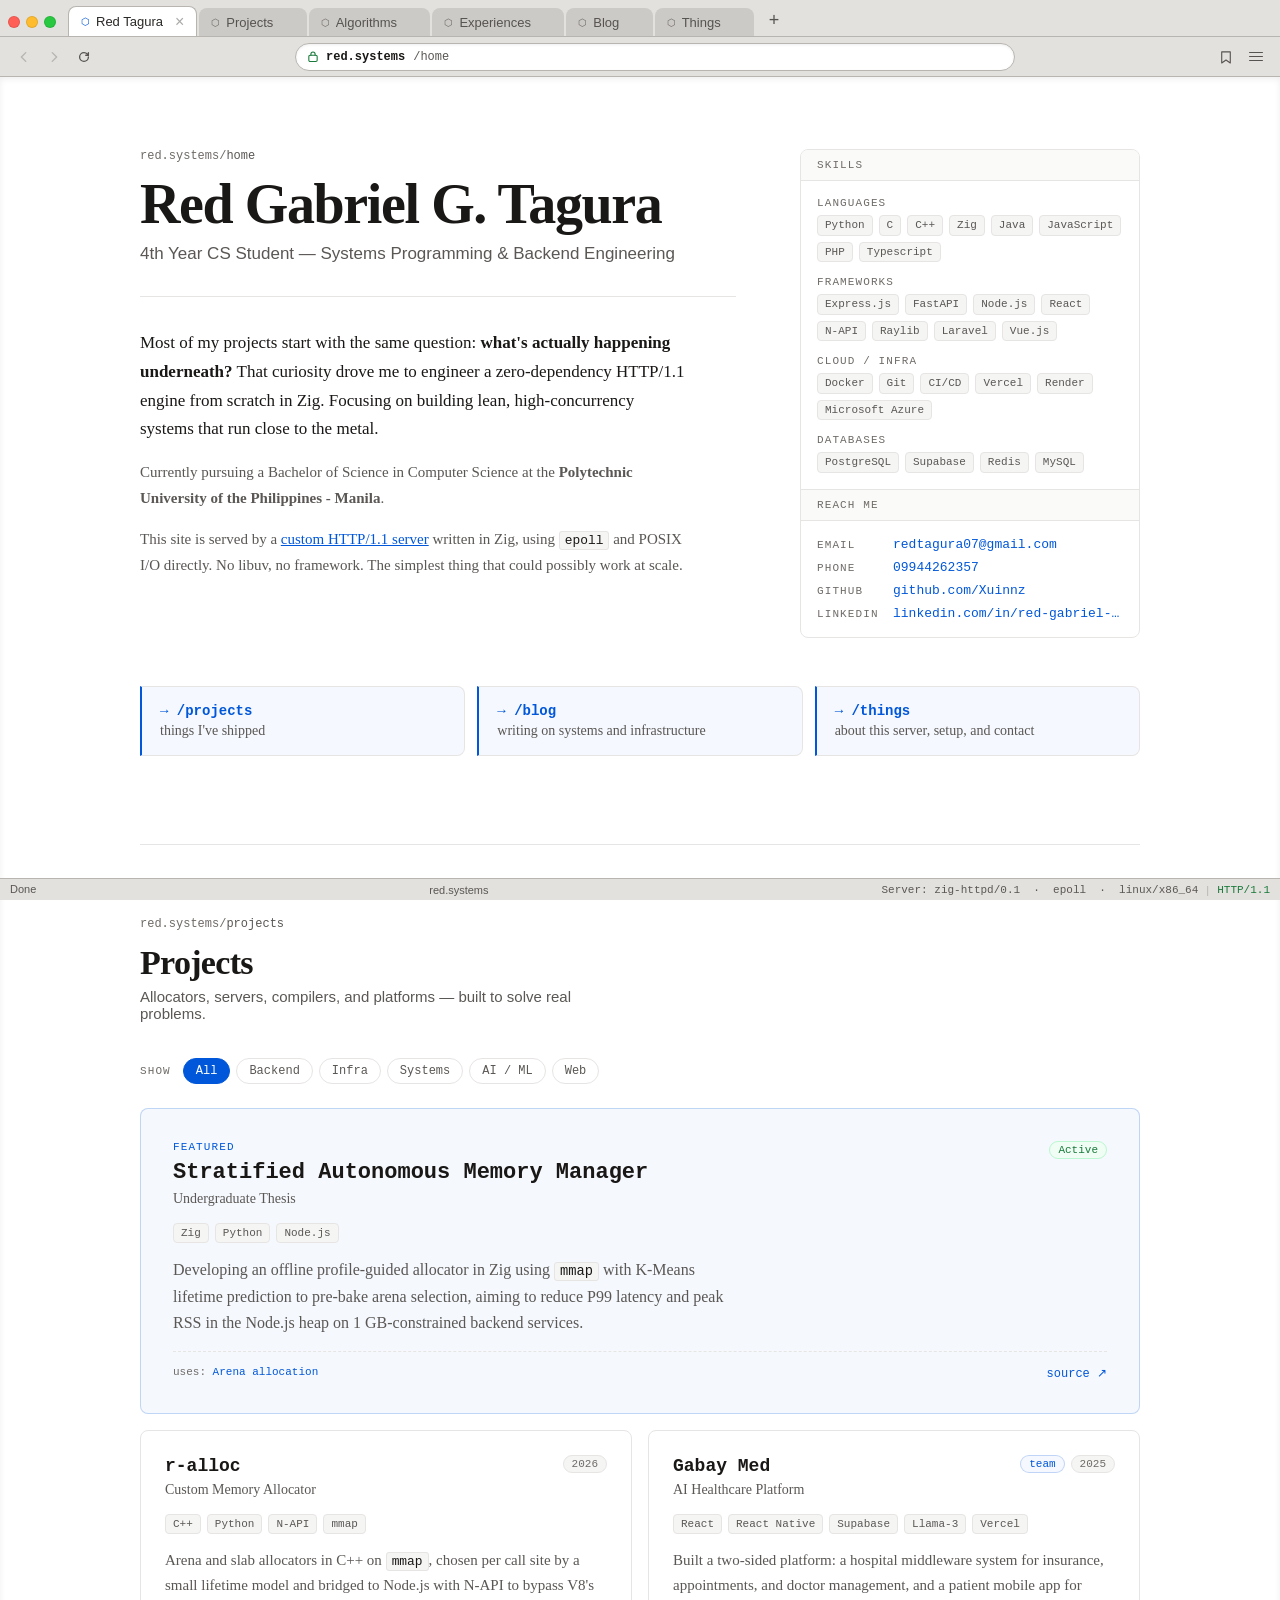
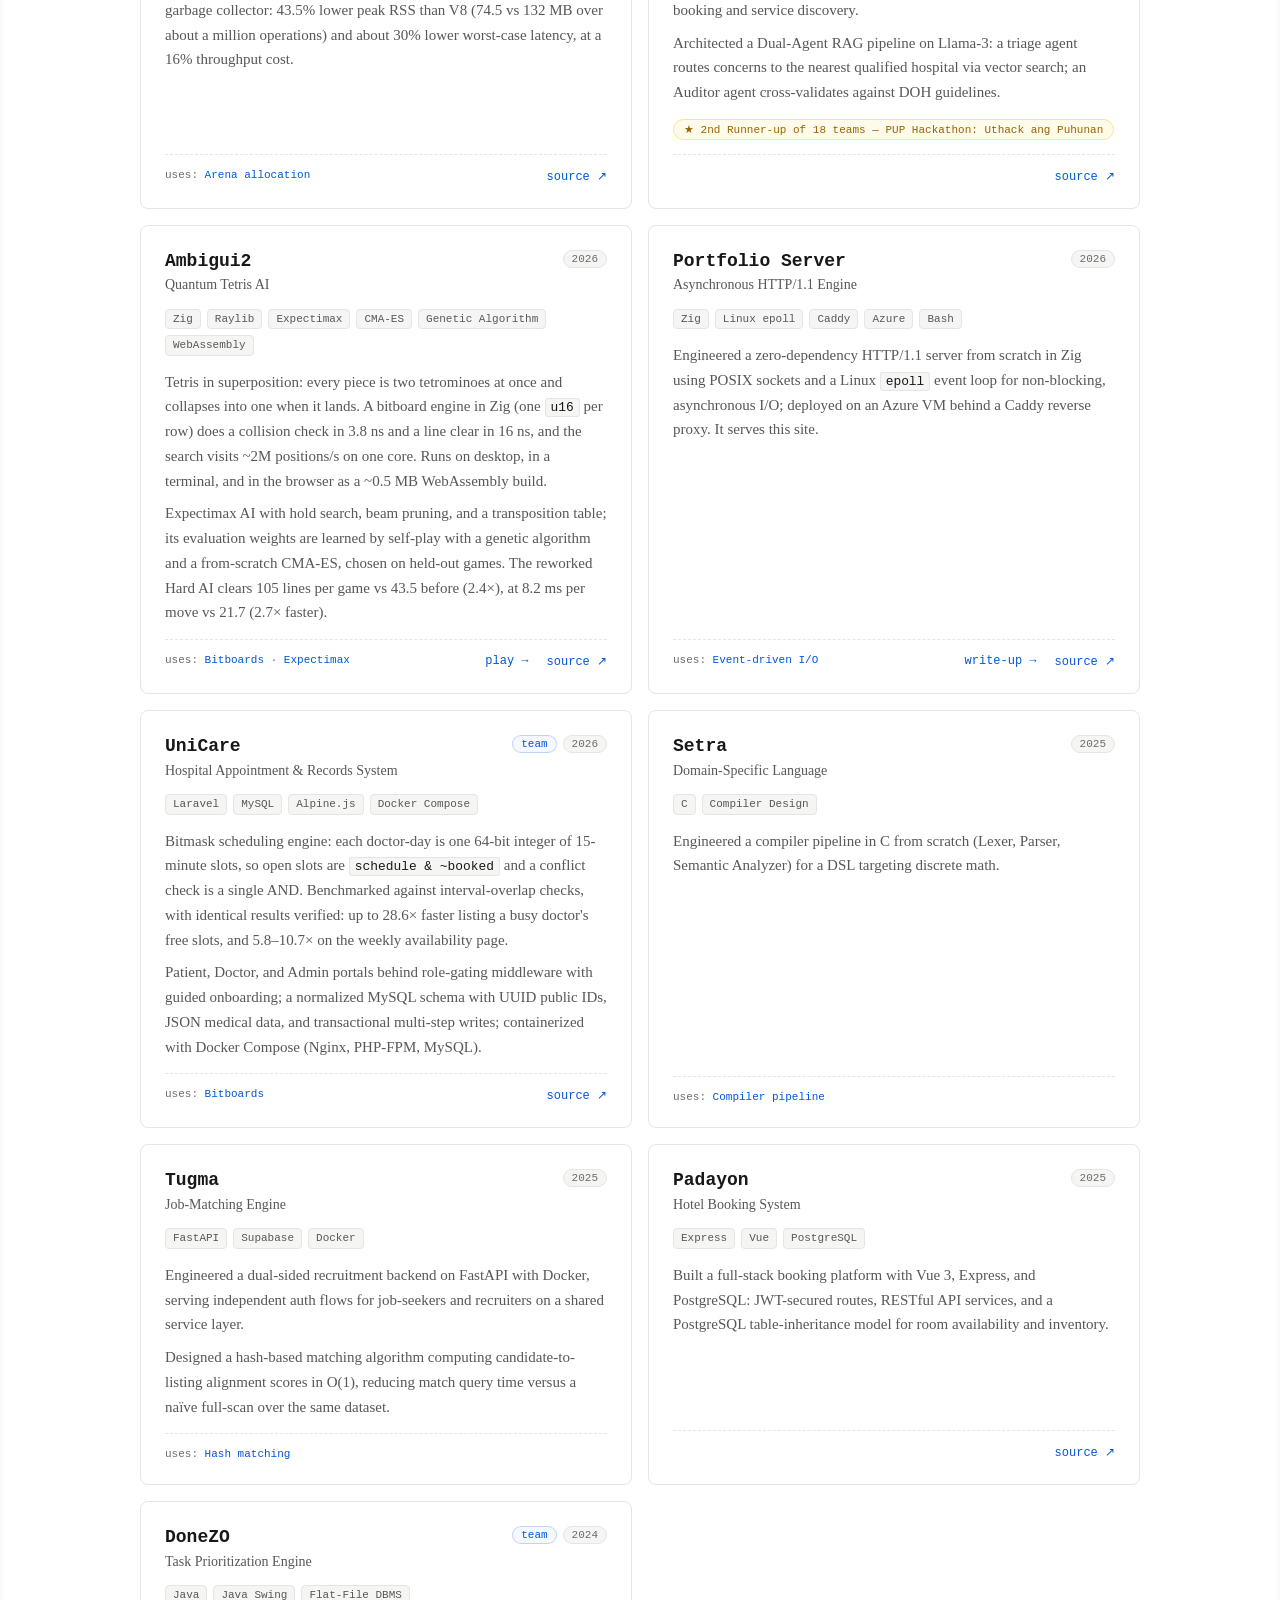
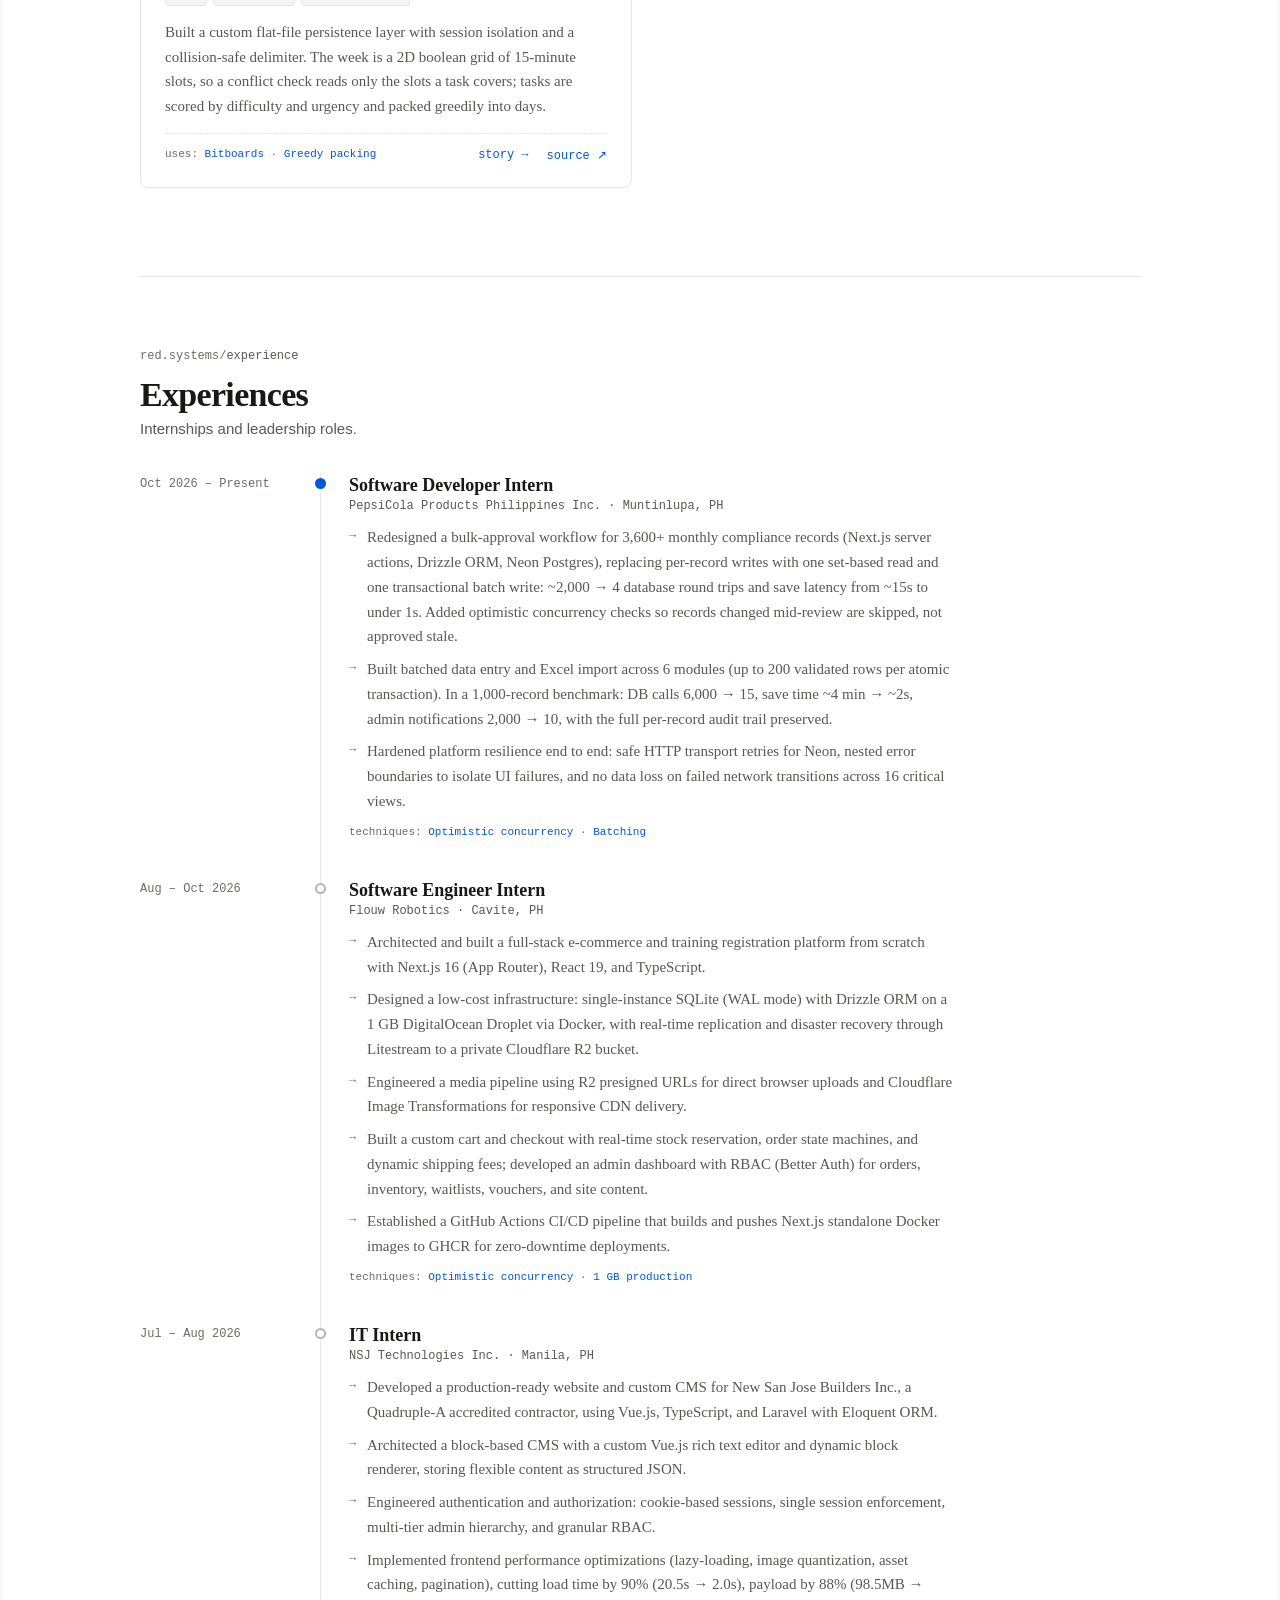
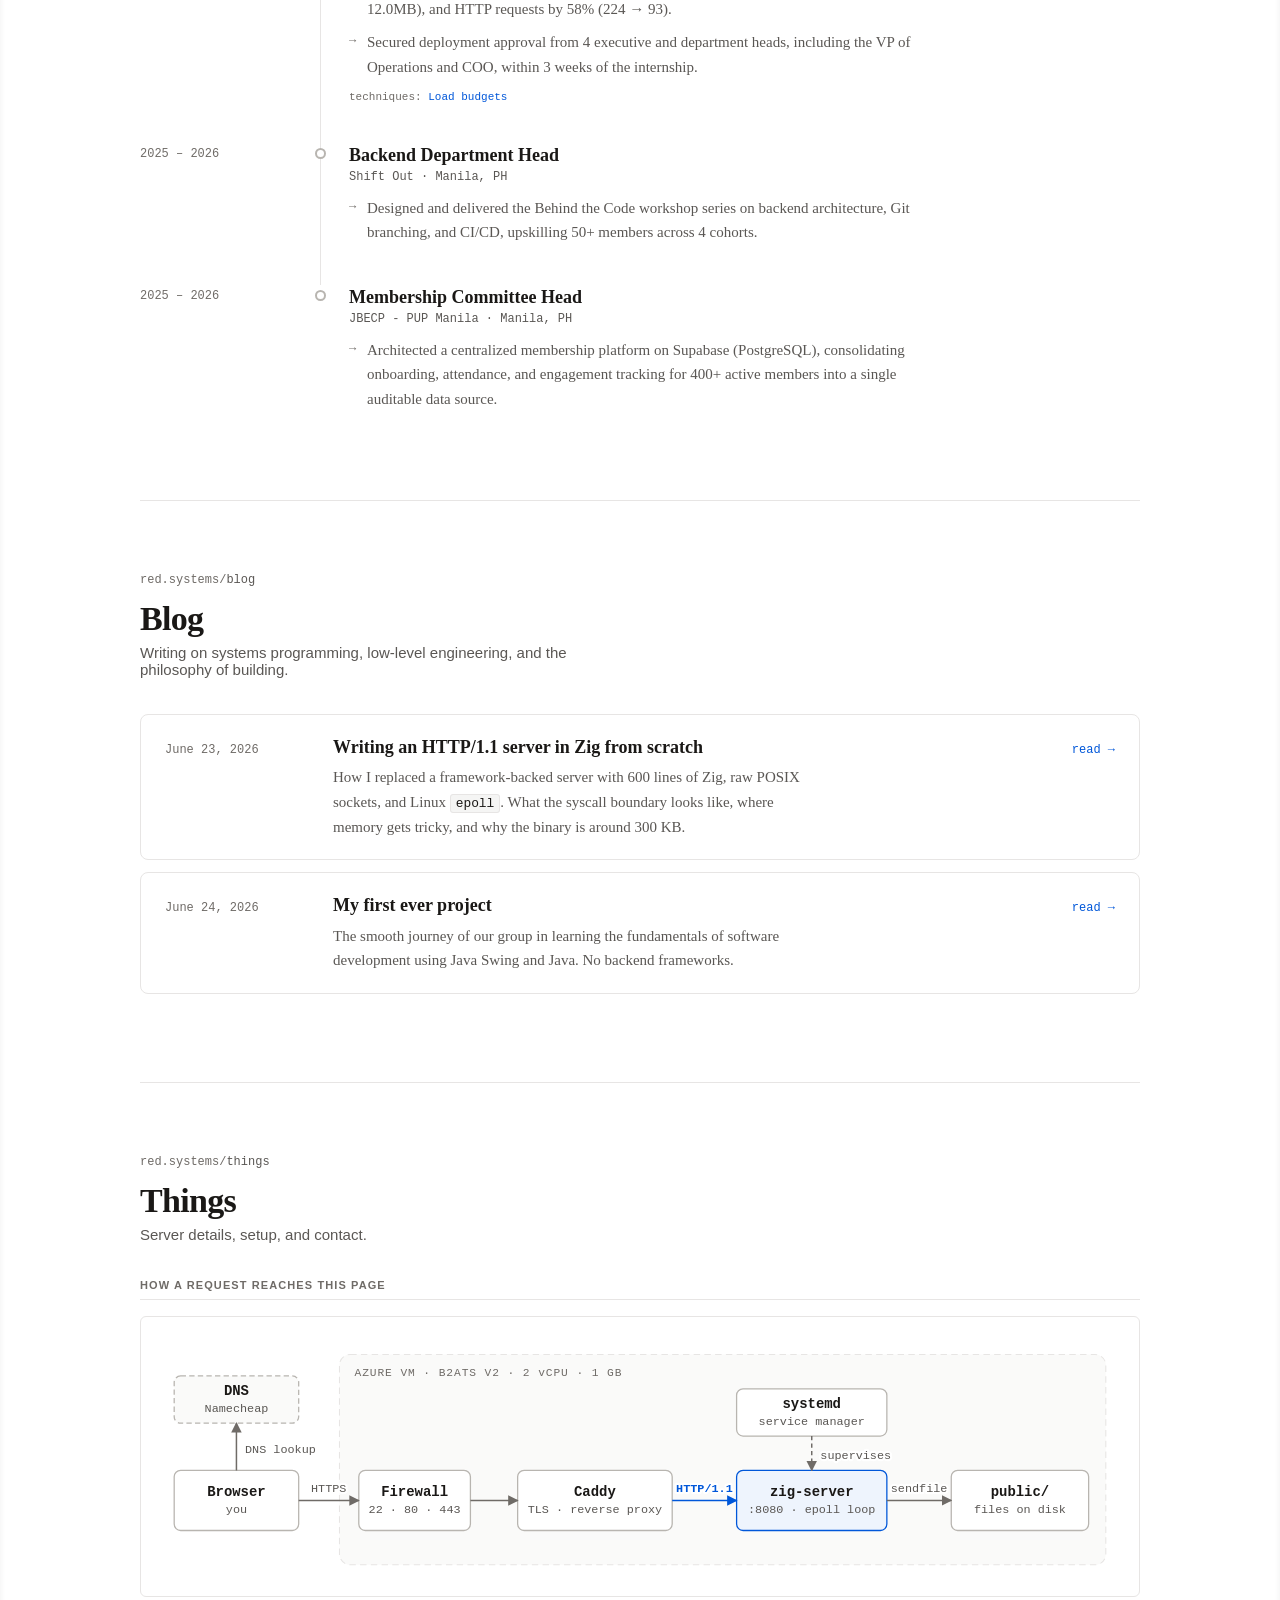
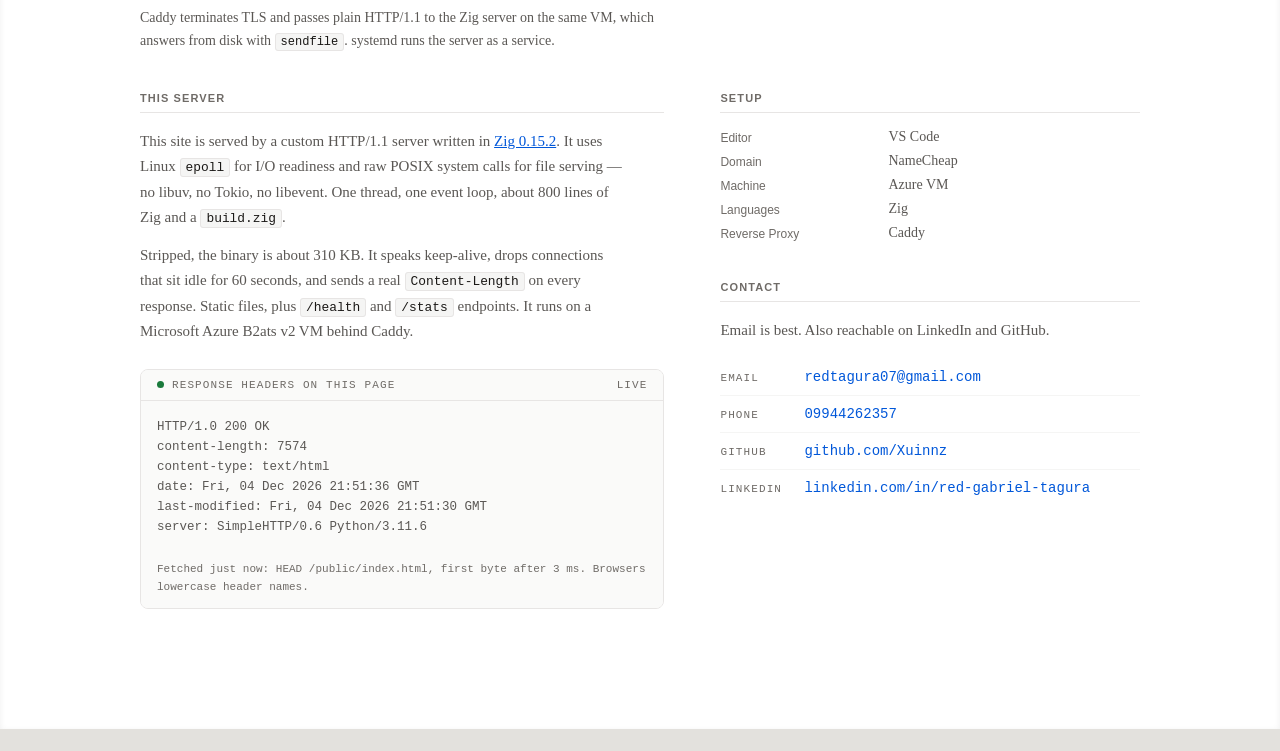
<file: public/index.html>
<!DOCTYPE html>
<html lang="en">
<head>
  <meta charset="UTF-8" />
  <meta name="viewport" content="width=device-width, initial-scale=1.0" />
  <meta name="description" content="Red Gabriel G. Tagura — CS Student, Backend Engineer. Building low-level systems, AI platforms, and recruitment engines. Served by a custom Zig HTTP/1.1 server using epoll." />
  <title>Red Tagura — red.systems</title>
  <link rel="icon" href="data:image/svg+xml,%3Csvg xmlns='http://www.w3.org/2000/svg' viewBox='0 0 32 32'%3E%3Cpath d='M16 3 27.3 9.5v13L16 29 4.7 22.5v-13z' fill='%23eef4fd' stroke='%230057D9' stroke-width='3' stroke-linejoin='round'/%3E%3C/svg%3E" />
  <link rel="canonical" href="https://redgabriel.me/" />
  <!-- link previews (LinkedIn, Slack, X…): scrapers don't run JavaScript, so this has to be static -->
  <meta property="og:type" content="website" />
  <meta property="og:site_name" content="Red Tagura" />
  <meta property="og:title" content="Red Tagura — red.systems" />
  <meta property="og:description" content="Red Gabriel G. Tagura — CS Student, Backend Engineer. Building low-level systems, AI platforms, and recruitment engines. Served by a custom Zig HTTP/1.1 server using epoll." />
  <meta property="og:url" content="https://redgabriel.me/" />
  <meta name="twitter:card" content="summary" />
  <link rel="stylesheet" href="css/style.css?v=12" />
  <script src="js/layout.js?v=6"></script>
  <script src="js/diagrams.js?v=7" defer></script>
  <script src="js/fields.js?v=2" defer></script>
  <script src="js/index.js?v=11" defer></script>
</head>

<body>

  <!-- Browser chrome (sticky top) — rendered by js/layout.js -->
  <site-nav active="home" path="/home"></site-nav>


  <!-- ━━━━━━━━━━━━━━━━━━━━━━━━━━━━━━━━━━━━━━━━
       PAGE VIEWPORT
       Content is filled from data/index.json by js/index.js
  ━━━━━━━━━━━━━━━━━━━━━━━━━━━━━━━━━━━━━━━━━━ -->
  <div class="viewport">
  <main id="content">
    <noscript>
      <p class="noscript">This site fills in its content with JavaScript, which is turned off here.
        The short version: Red Gabriel G. Tagura, a CS student working on backend and systems engineering.
        Code at <a href="https://github.com/Xuinnz">github.com/Xuinnz</a>; email
        <a href="mailto:redtagura07@gmail.com">redtagura07@gmail.com</a>.</p>
    </noscript>


    <!-- ── HOME ────────────────────────────── -->
    <section id="home">

      <div class="hero">
        <div>
          <p class="breadcrumb">
            <span>red.systems</span><span>/</span><span class="seg">home</span>
          </p>

          <h1 class="hero-name" data-slot="name"></h1>
          <p class="hero-role" data-slot="role"></p>

          <hr class="section-hr" />

          <div class="bio" data-slot="bio"></div>
        </div>

        <!-- Side panel: skills + quick contact -->
        <aside class="panel card" aria-label="Skills and contact">
          <div class="panel-head"><span class="eyebrow">Skills</span></div>
          <div class="panel-body" data-slot="skills"></div>

          <div class="panel-head"><span class="eyebrow">Reach me</span></div>
          <div class="panel-body">
            <ul class="quick-links" data-slot="quick-links"></ul>
          </div>
        </aside>
      </div>

      <!-- Browse to -->
      <nav aria-label="Browse to">
        <ul class="jump-grid" data-slot="browse"></ul>
      </nav>
    </section>


    <!-- ── PROJECTS ─────────────────────────── -->
    <section id="projects">
      <header class="section-head">
        <p class="breadcrumb">
          <span>red.systems</span><span>/</span><span class="seg">projects</span>
        </p>
        <h2 class="section-title">Projects</h2>
        <p class="section-sub" data-slot="projects-sub"></p>
      </header>

      <!-- field filter (js/fields.js): also applies to Experiences below -->
      <div class="field-filter" data-slot="field-filter"></div>

      <p class="field-empty" data-slot="projects-empty" hidden></p>
      <div class="project-grid" data-slot="projects"></div>
    </section>


    <!-- ── EXPERIENCES ──────────────────────── -->
    <section id="experiences">
      <header class="section-head">
        <p class="breadcrumb">
          <span>red.systems</span><span>/</span><span class="seg">experience</span>
        </p>
        <h2 class="section-title">Experiences</h2>
        <p class="section-sub" data-slot="experiences-sub"></p>
      </header>

      <p class="field-empty" data-slot="experiences-empty" hidden></p>
      <ol class="timeline" data-slot="experiences"></ol>
    </section>


    <!-- ── BLOG ─────────────────────────────── -->
    <section id="blog">
      <header class="section-head">
        <p class="breadcrumb">
          <span>red.systems</span><span>/</span><span class="seg">blog</span>
        </p>
        <h2 class="section-title">Blog</h2>
        <p class="section-sub" data-slot="blog-sub"></p>
      </header>

      <ol class="post-list" data-slot="posts"></ol>
    </section>


    <!-- ── THINGS ───────────────────────────── -->
    <section id="things">
      <header class="section-head">
        <p class="breadcrumb">
          <span>red.systems</span><span>/</span><span class="seg">things</span>
        </p>
        <h2 class="section-title">Things</h2>
        <p class="section-sub" data-slot="things-sub"></p>
      </header>

      <!-- How a request reaches this page — inline SVG from js/diagrams.js -->
      <div class="things-group">
        <h3 class="things-heading">How a request reaches this page</h3>
        <div data-diagram="site"></div>
      </div>

      <div class="things-grid">

        <!-- This server -->
        <div class="things-col">
          <div class="things-group">
            <h3 class="things-heading">This server</h3>
            <div data-slot="server"></div>

            <!-- filled live by js/index.js: a HEAD request to this page -->
            <div class="headers-pane card">
              <div class="panel-head">
                <span class="eyebrow"><span class="status-dot" aria-hidden="true"></span>Response headers on this page</span>
                <span class="eyebrow">live</span>
              </div>
              <pre><code data-slot="resp-headers">Reading headers…</code></pre>
              <p class="headers-note" data-slot="resp-note"></p>
            </div>
          </div>
        </div>

        <div class="things-col">
          <!-- Setup -->
          <div class="things-group">
            <h3 class="things-heading">Setup</h3>
            <dl class="setup-dl" data-slot="setup"></dl>
          </div>

          <!-- Contact -->
          <div class="things-group">
            <h3 class="things-heading">Contact</h3>
            <p class="prose-sm contact-intro" data-slot="contact-intro"></p>
            <ul class="contact-list" data-slot="contact"></ul>
          </div>
        </div>

      </div>
    </section>


  </main>
  </div>
  <!-- end viewport -->


  <!-- Status bar (sticky bottom) — rendered by js/layout.js -->
  <site-footer></site-footer>

</body>
</html>
</file>
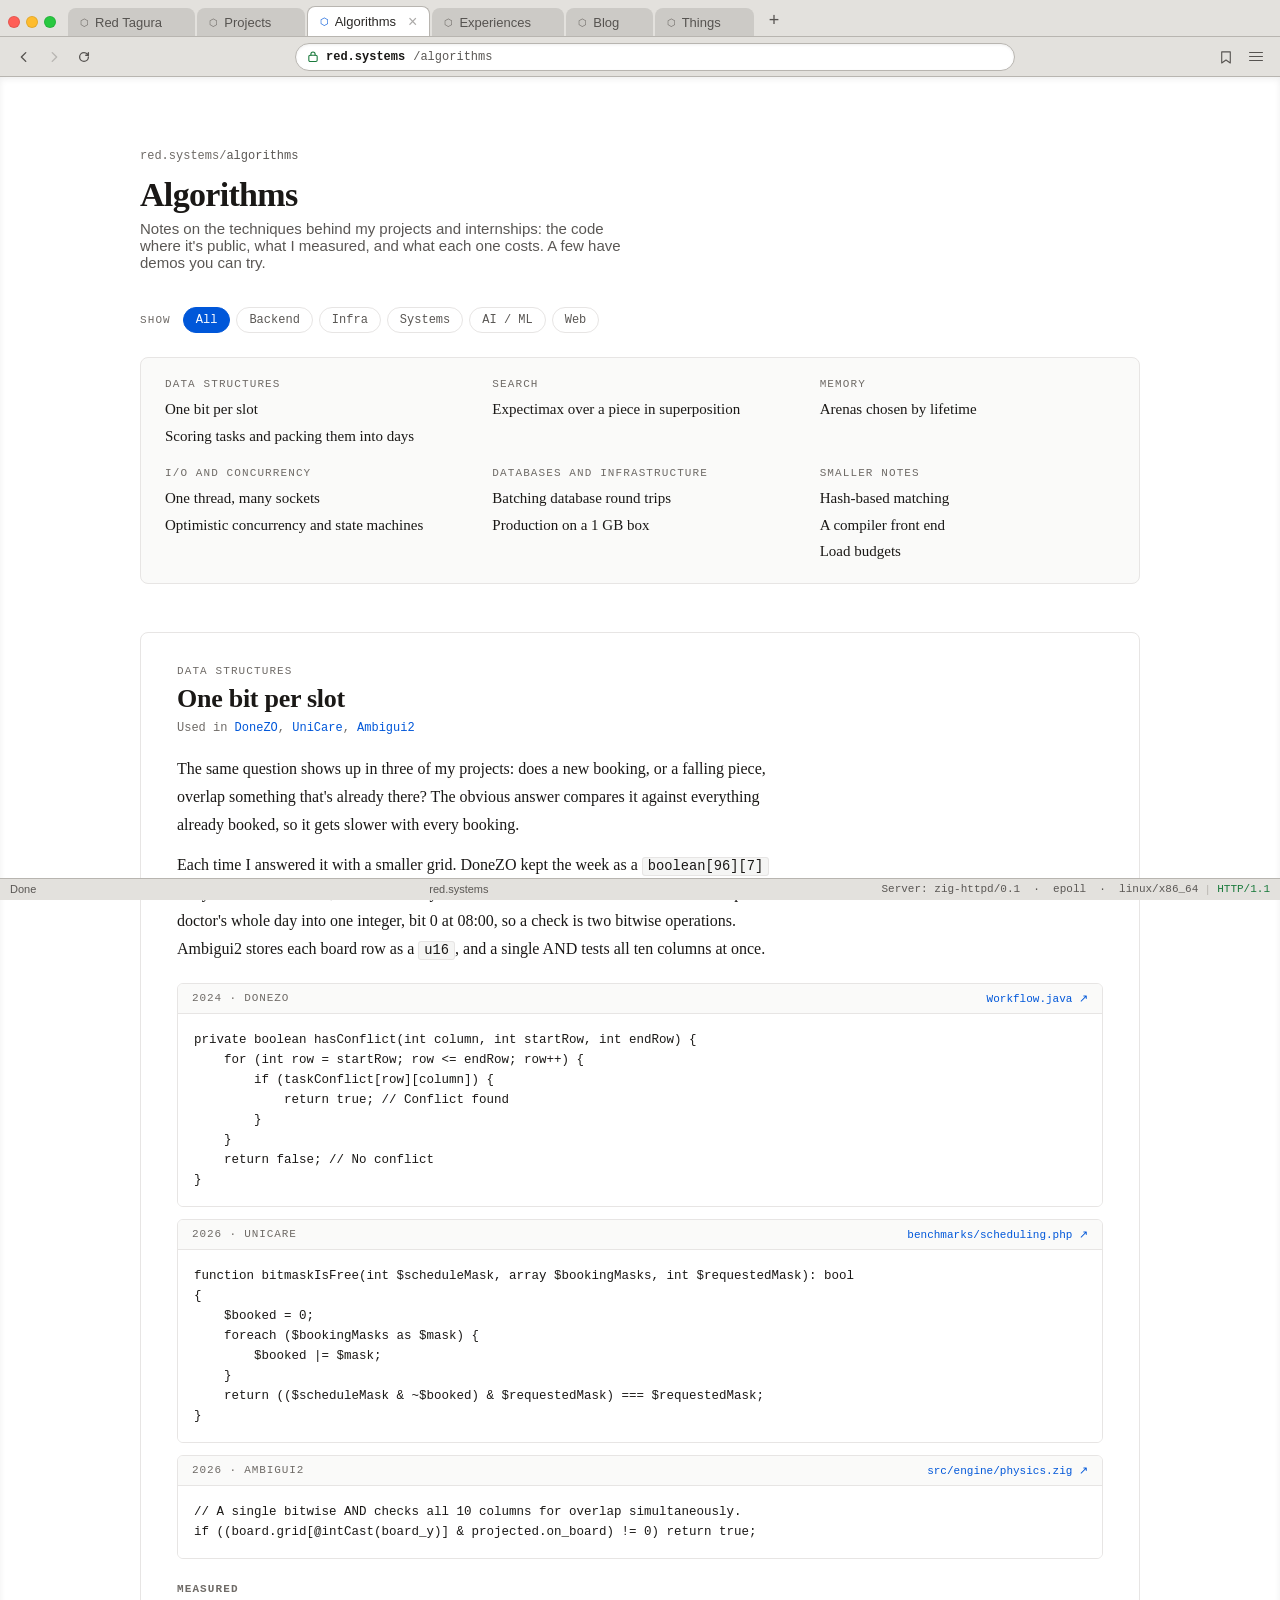
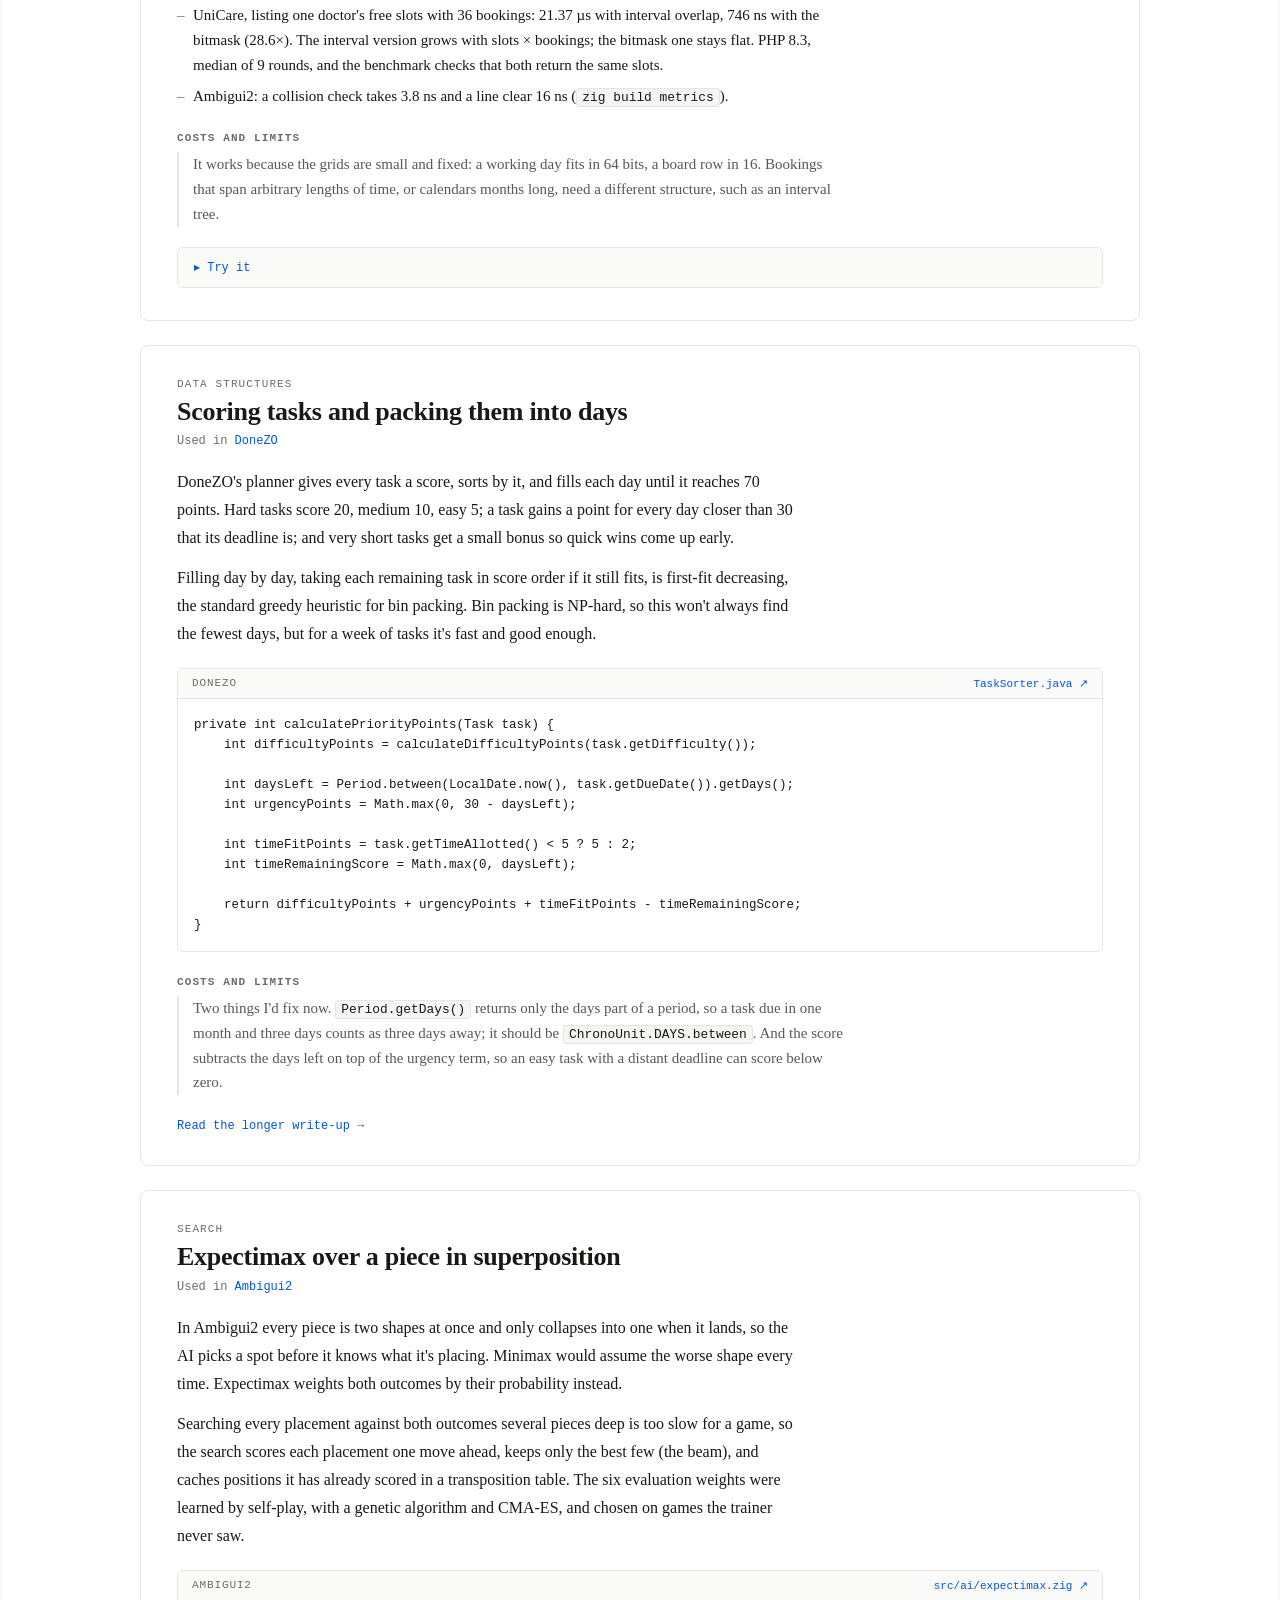
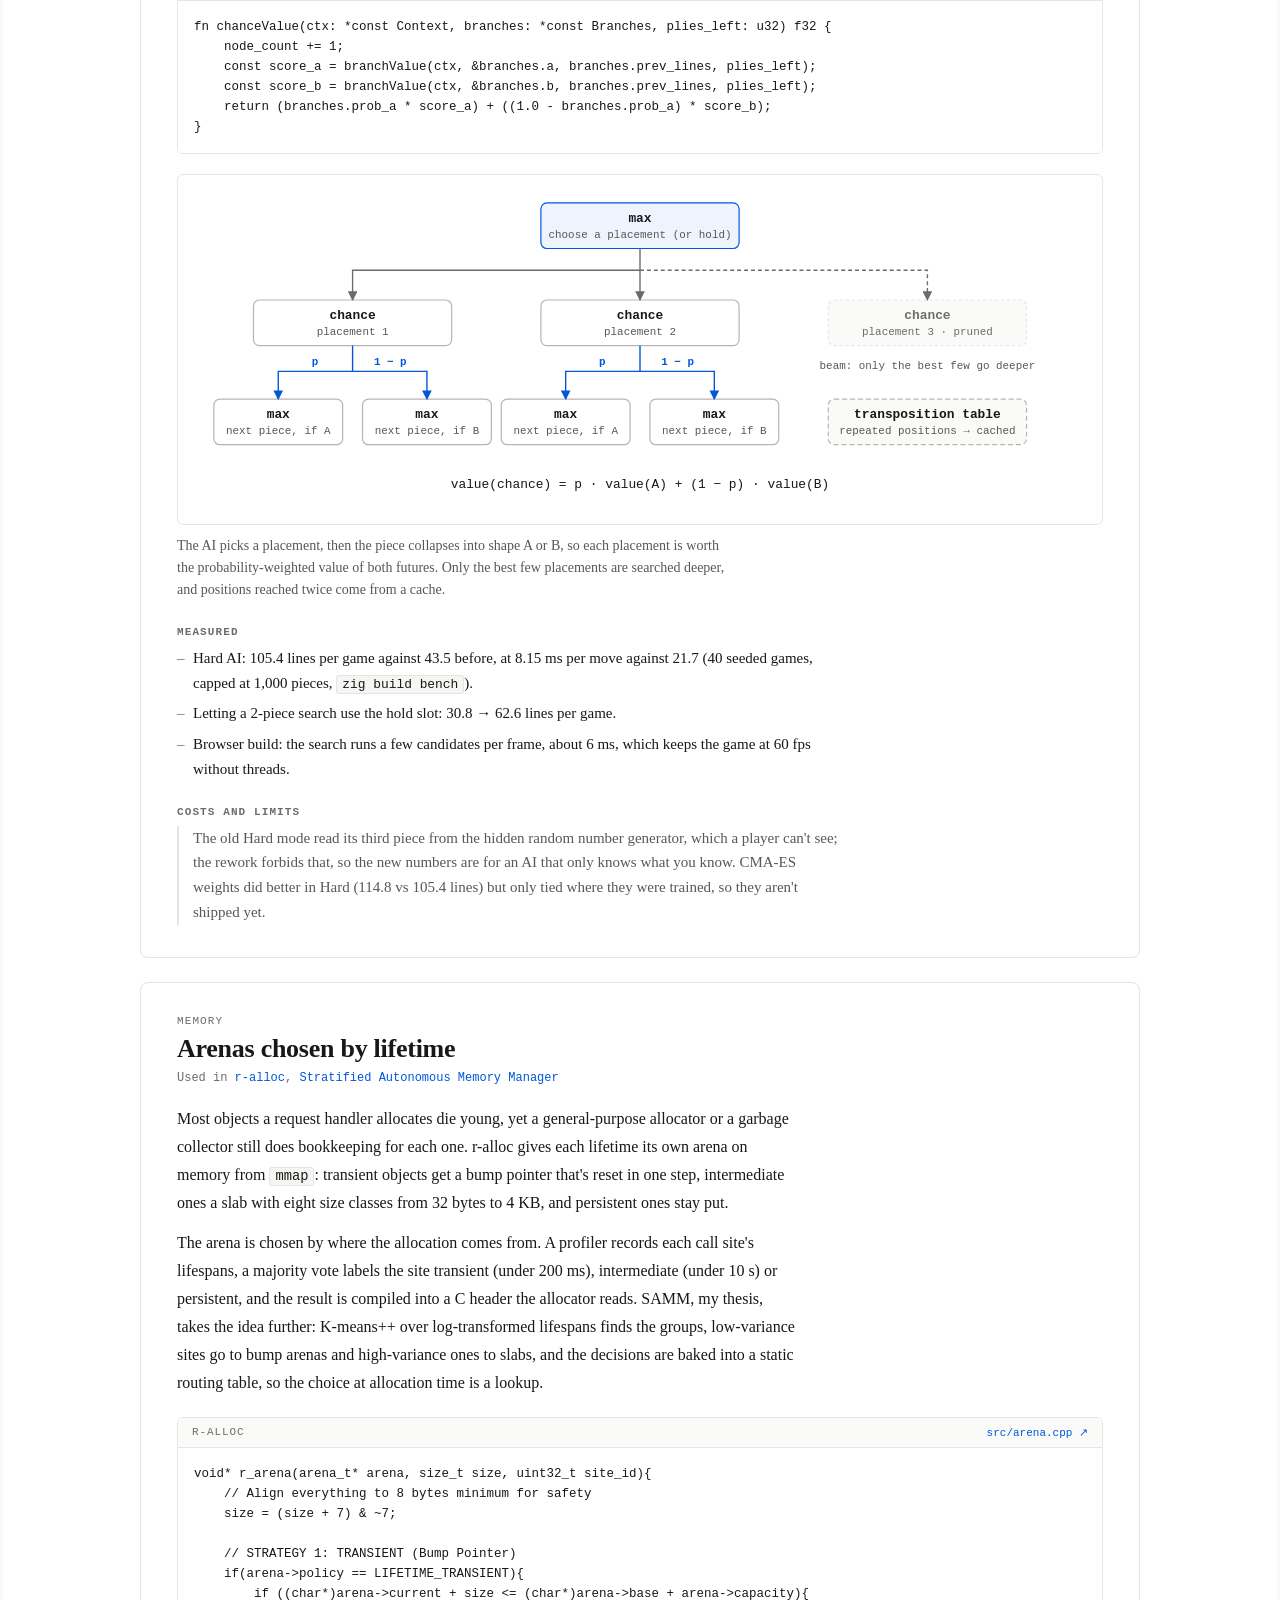
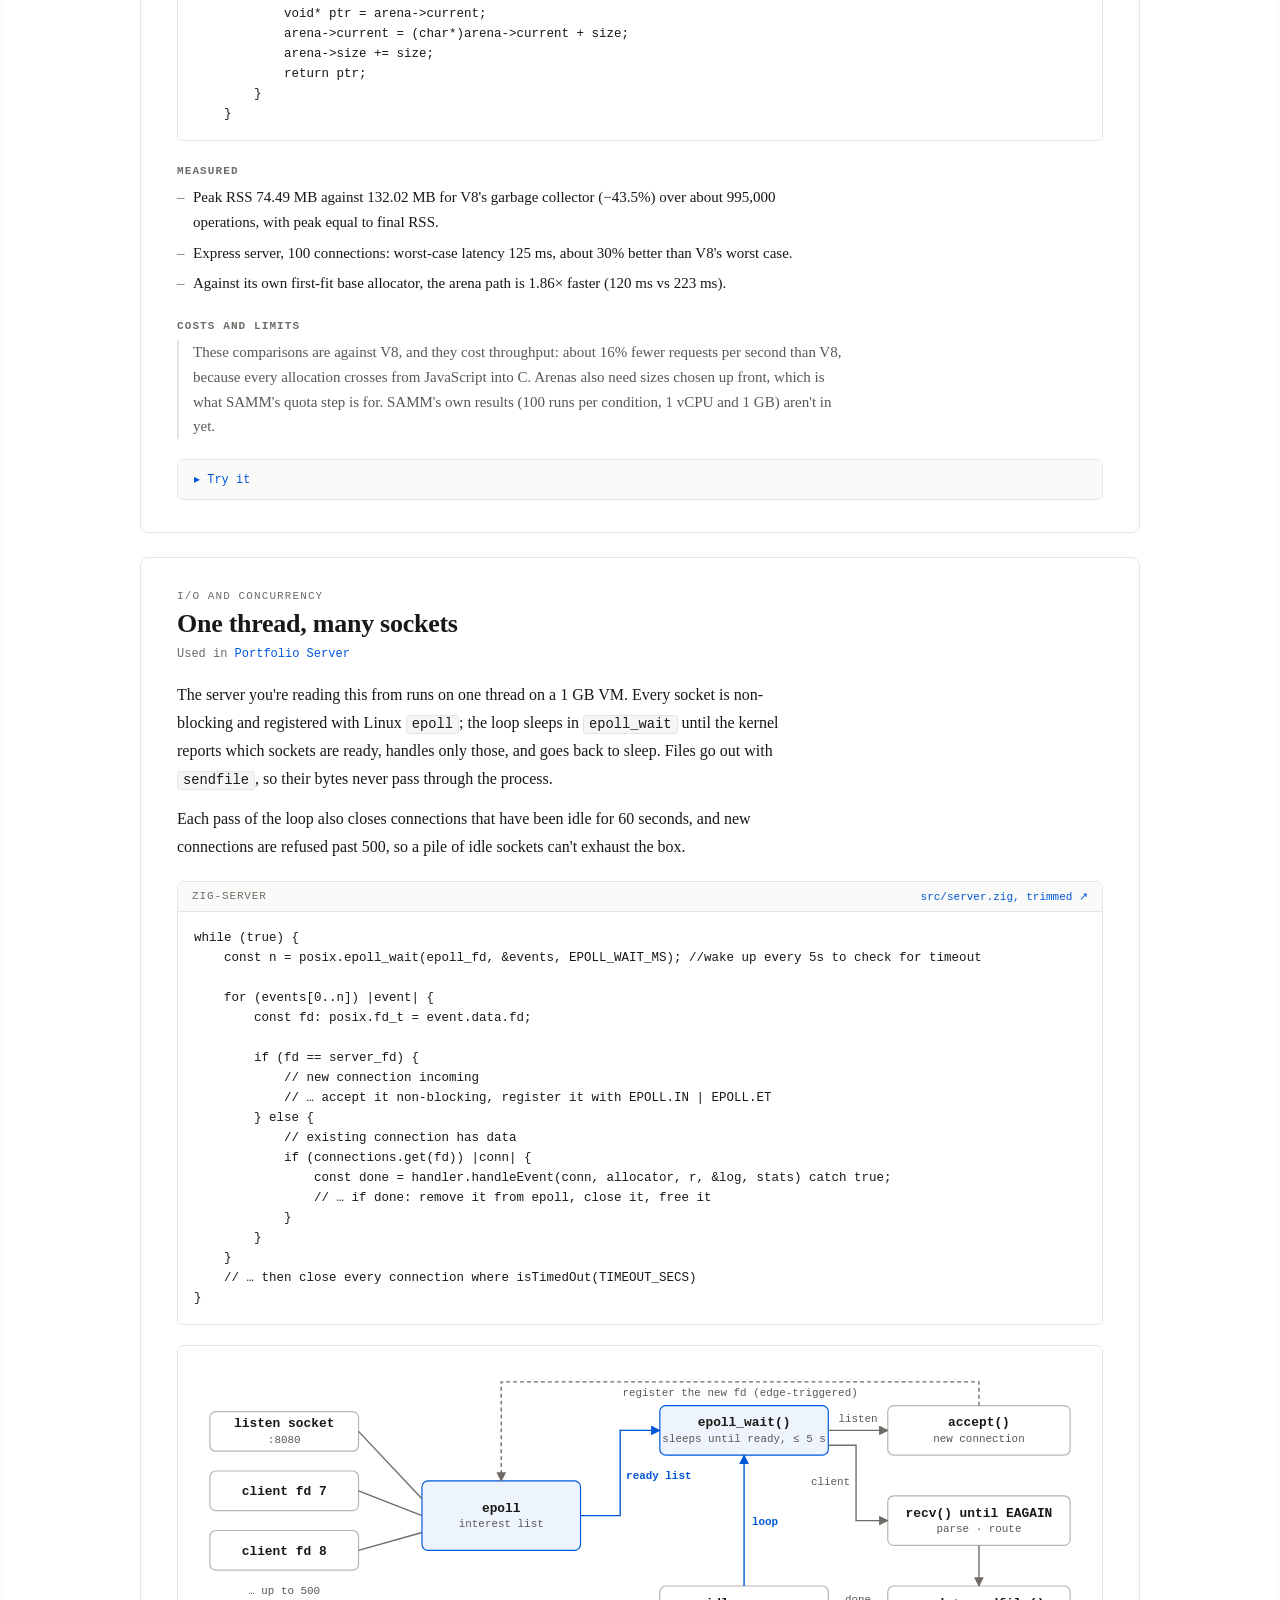
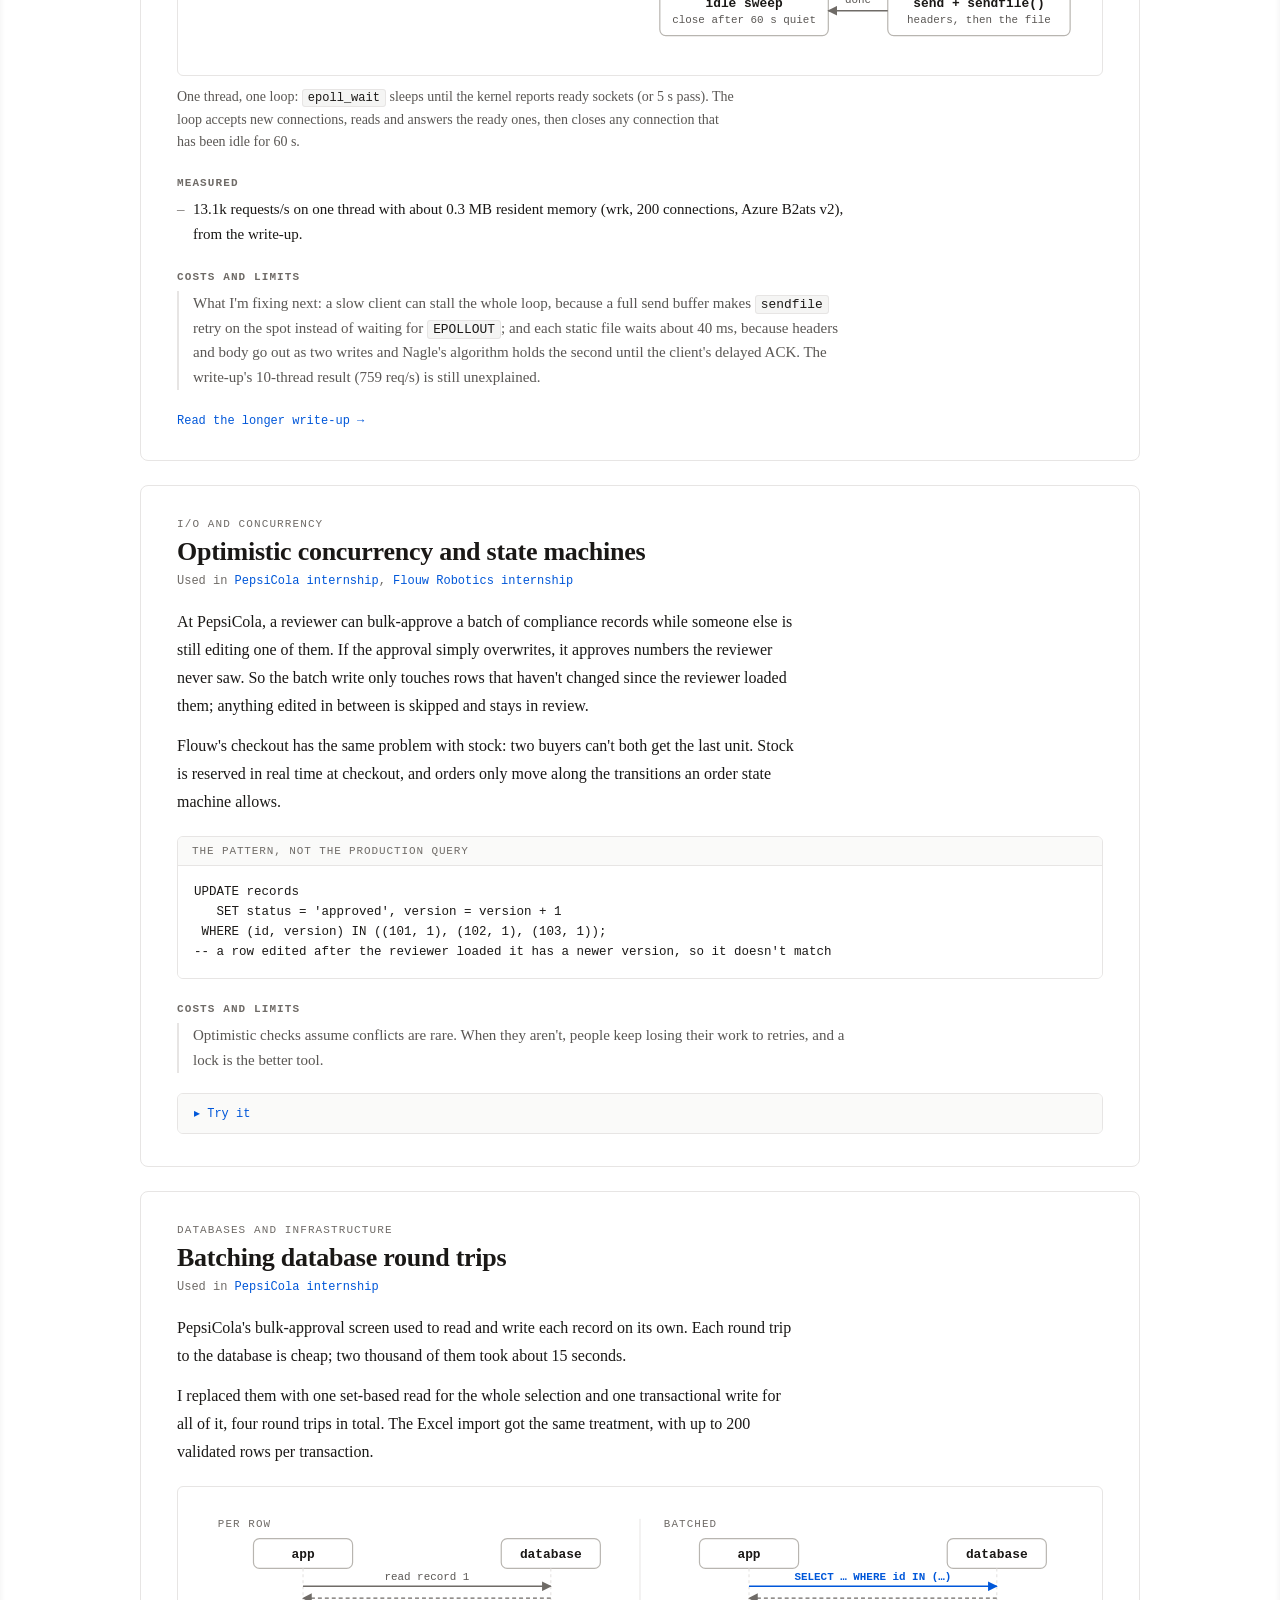
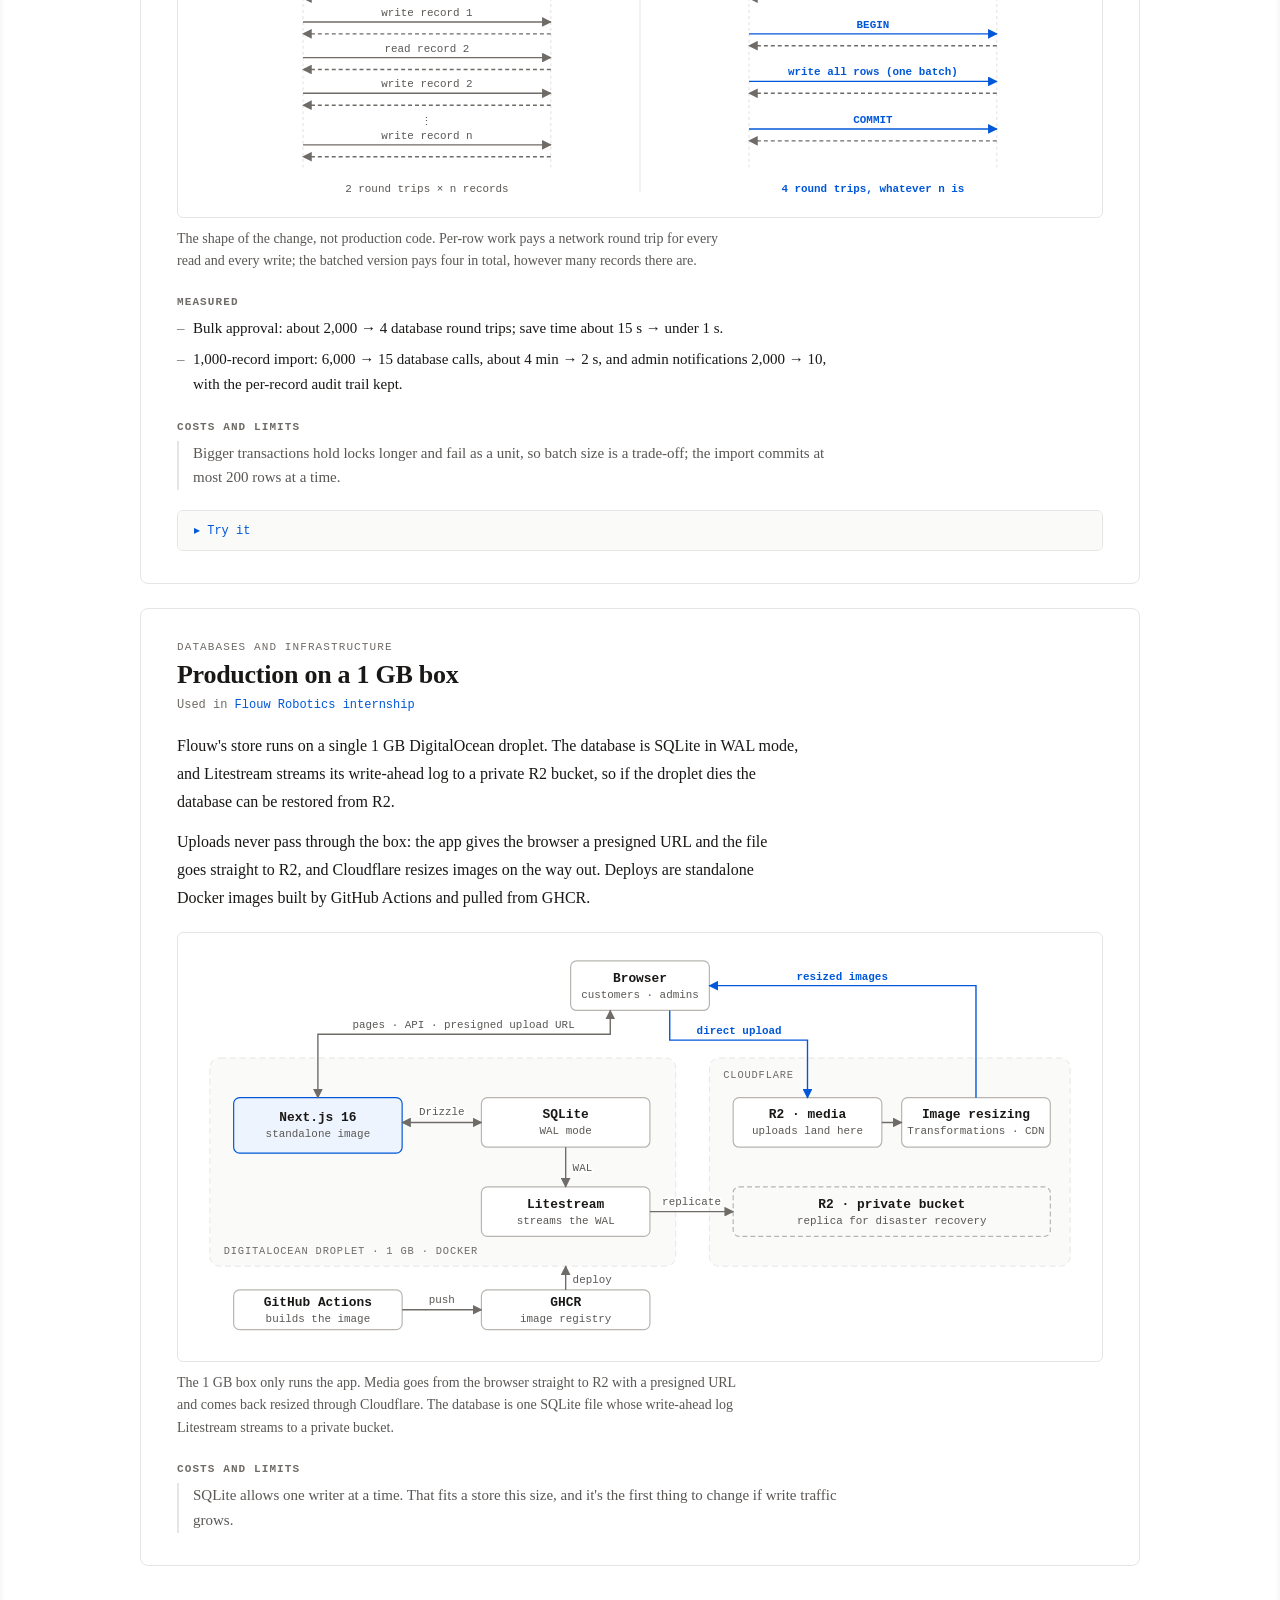
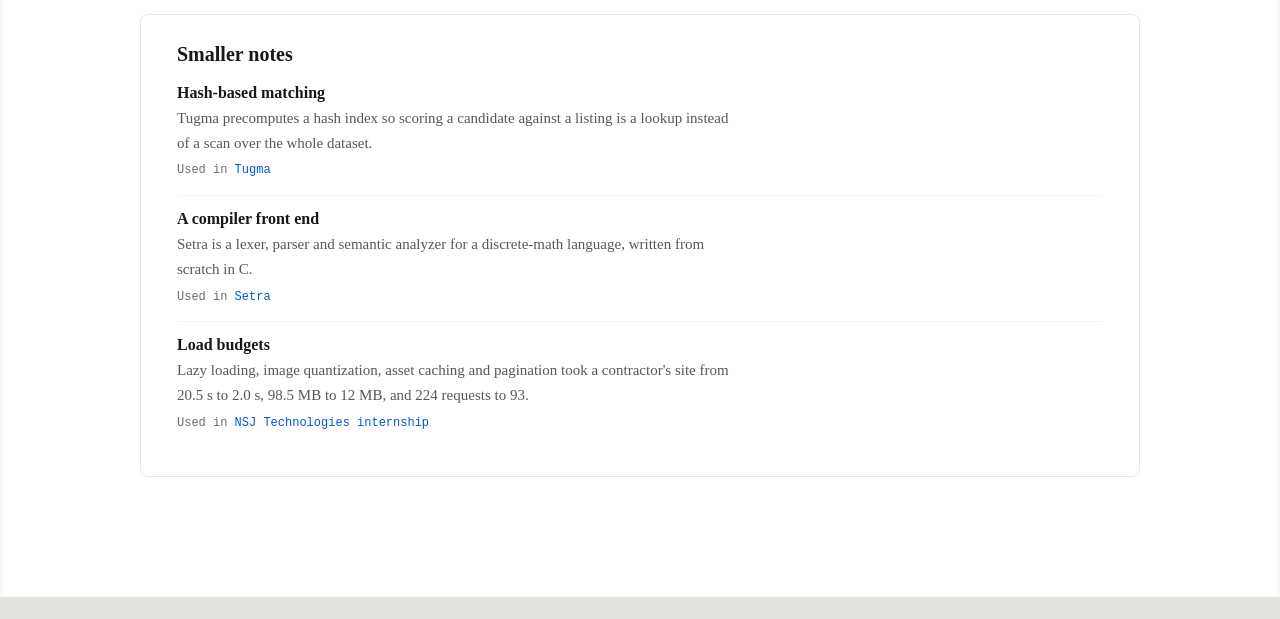
<file: public/algorithms.html>
<!DOCTYPE html>
<html lang="en">
<head>
  <meta charset="UTF-8" />
  <meta name="viewport" content="width=device-width, initial-scale=1.0" />
  <meta name="description" content="The techniques behind Red Gabriel G. Tagura's projects and internships — bitboards, batching, optimistic concurrency, event-driven I/O, arena allocation, and more — with interactive demos." />
  <title>Algorithms — red.systems</title>
  <link rel="icon" href="data:image/svg+xml,%3Csvg xmlns='http://www.w3.org/2000/svg' viewBox='0 0 32 32'%3E%3Cpath d='M16 3 27.3 9.5v13L16 29 4.7 22.5v-13z' fill='%23eef4fd' stroke='%230057D9' stroke-width='3' stroke-linejoin='round'/%3E%3C/svg%3E" />
  <link rel="canonical" href="https://redgabriel.me/algorithms.html" />
  <!-- link previews (LinkedIn, Slack, X…): scrapers don't run JavaScript, so this has to be static -->
  <meta property="og:type" content="website" />
  <meta property="og:site_name" content="Red Tagura" />
  <meta property="og:title" content="Algorithms — red.systems" />
  <meta property="og:description" content="The techniques behind Red Gabriel G. Tagura&#x27;s projects and internships — bitboards, batching, optimistic concurrency, event-driven I/O, arena allocation, and more — with interactive demos." />
  <meta property="og:url" content="https://redgabriel.me/algorithms.html" />
  <meta name="twitter:card" content="summary" />
  <link rel="stylesheet" href="css/style.css?v=12" />
  <script src="js/layout.js?v=6"></script>
  <script src="js/demos.js?v=7" defer></script>
  <script src="js/diagrams.js?v=7" defer></script>
  <script src="js/fields.js?v=2" defer></script>
  <script src="js/algorithms.js?v=10" defer></script>
</head>

<body>

  <!-- Browser chrome (sticky top) — rendered by js/layout.js -->
  <site-nav active="algorithms" path="/algorithms" root=""></site-nav>

  <!-- ━━━━━━━━━━━━━━━━━━━━━━━━━━━━━━━━━━━━━━━━
       PAGE VIEWPORT
       Cards are filled from data/algorithms.json by js/algorithms.js;
       "Used in" names come from data/index.json.
  ━━━━━━━━━━━━━━━━━━━━━━━━━━━━━━━━━━━━━━━━━━ -->
  <div class="viewport">
  <main id="content">
    <noscript>
      <p class="noscript">This site fills in its content with JavaScript, which is turned off here.
        The short version: Red Gabriel G. Tagura, a CS student working on backend and systems engineering.
        Code at <a href="https://github.com/Xuinnz">github.com/Xuinnz</a>; email
        <a href="mailto:redtagura07@gmail.com">redtagura07@gmail.com</a>.</p>
    </noscript>

    <section id="algorithms">
      <header class="section-head">
        <p class="breadcrumb">
          <span>red.systems</span><span>/</span><span class="seg">algorithms</span>
        </p>
        <h1 class="section-title">Algorithms</h1>
        <p class="section-sub" data-slot="intro"></p>
      </header>

      <div class="field-filter" data-slot="field-filter"></div>

      <nav class="algo-toc" aria-label="Techniques on this page" data-slot="toc"></nav>

      <p class="field-empty" data-slot="algos-empty" hidden></p>
      <div class="algo-list" data-slot="algos"></div>
    </section>

  </main>
  </div>
  <!-- end viewport -->

  <!-- Status bar (sticky bottom) — rendered by js/layout.js -->
  <site-footer></site-footer>

</body>
</html>
</file>
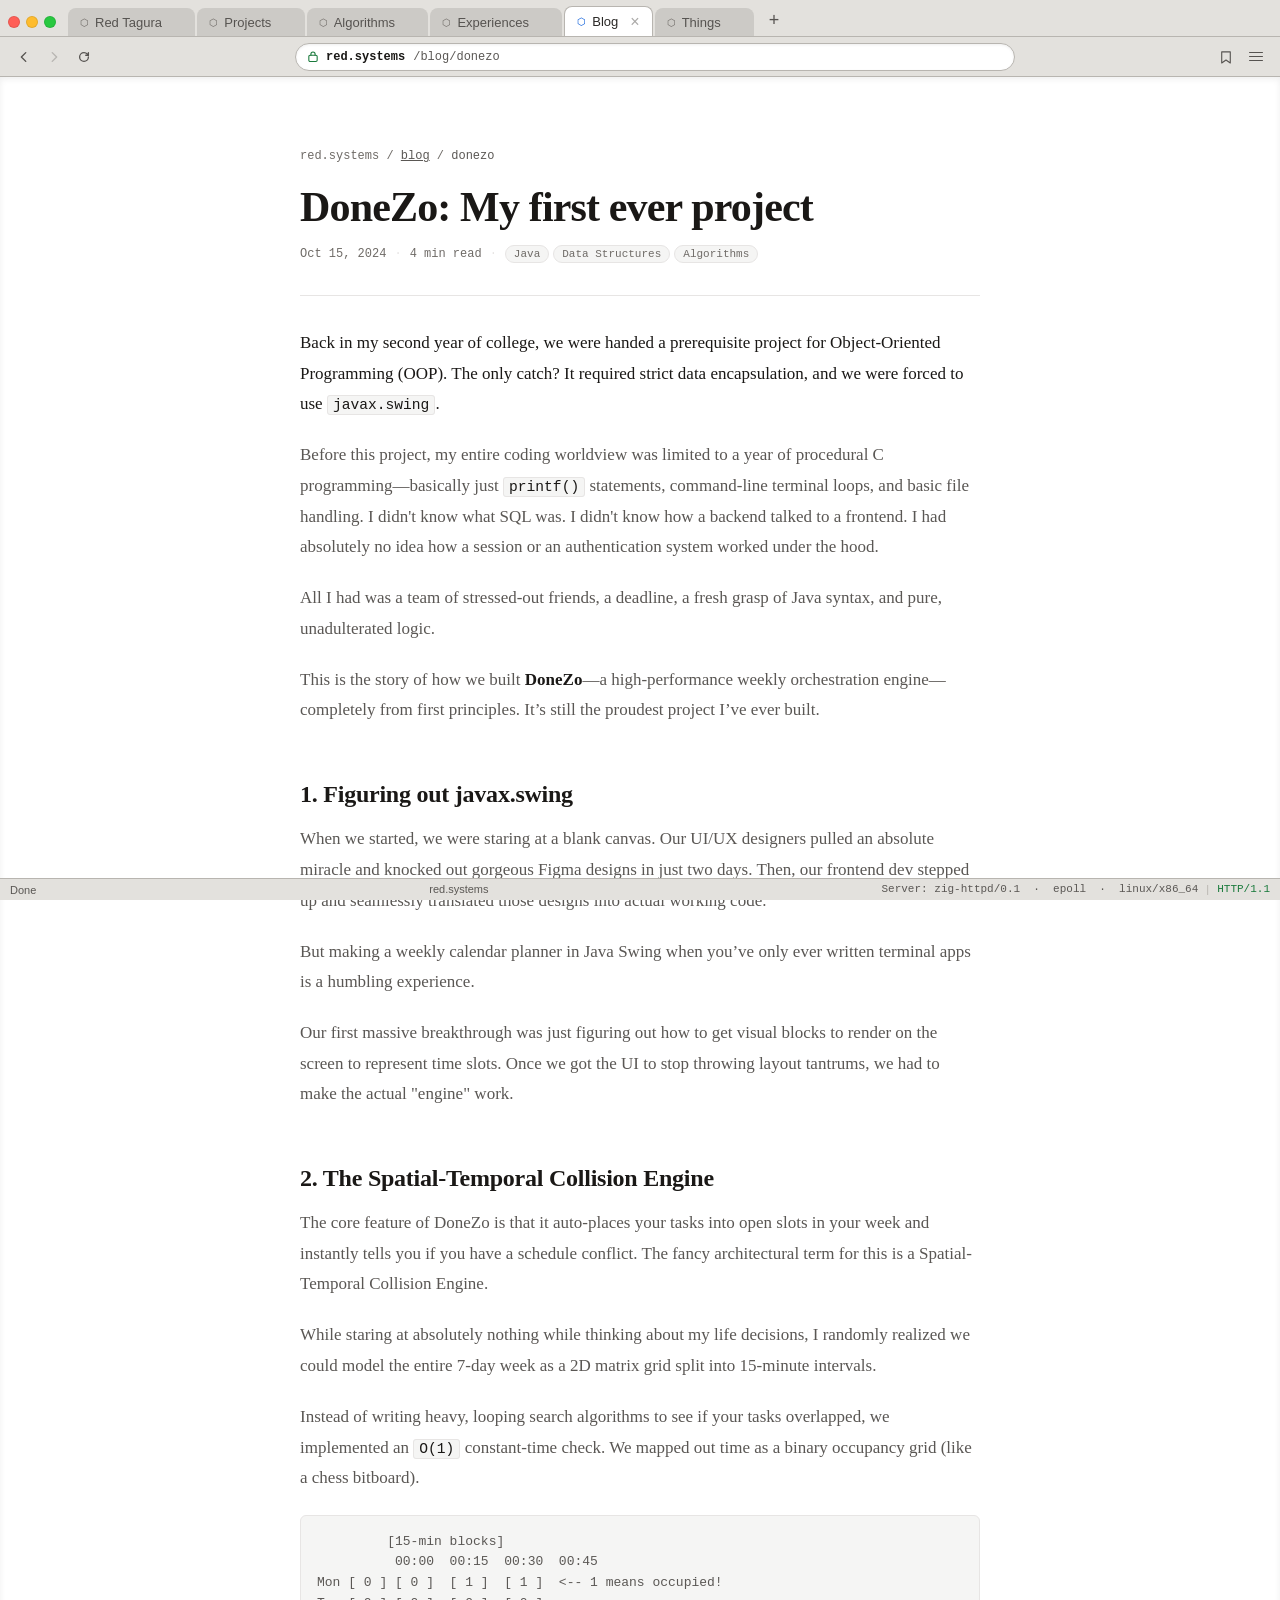
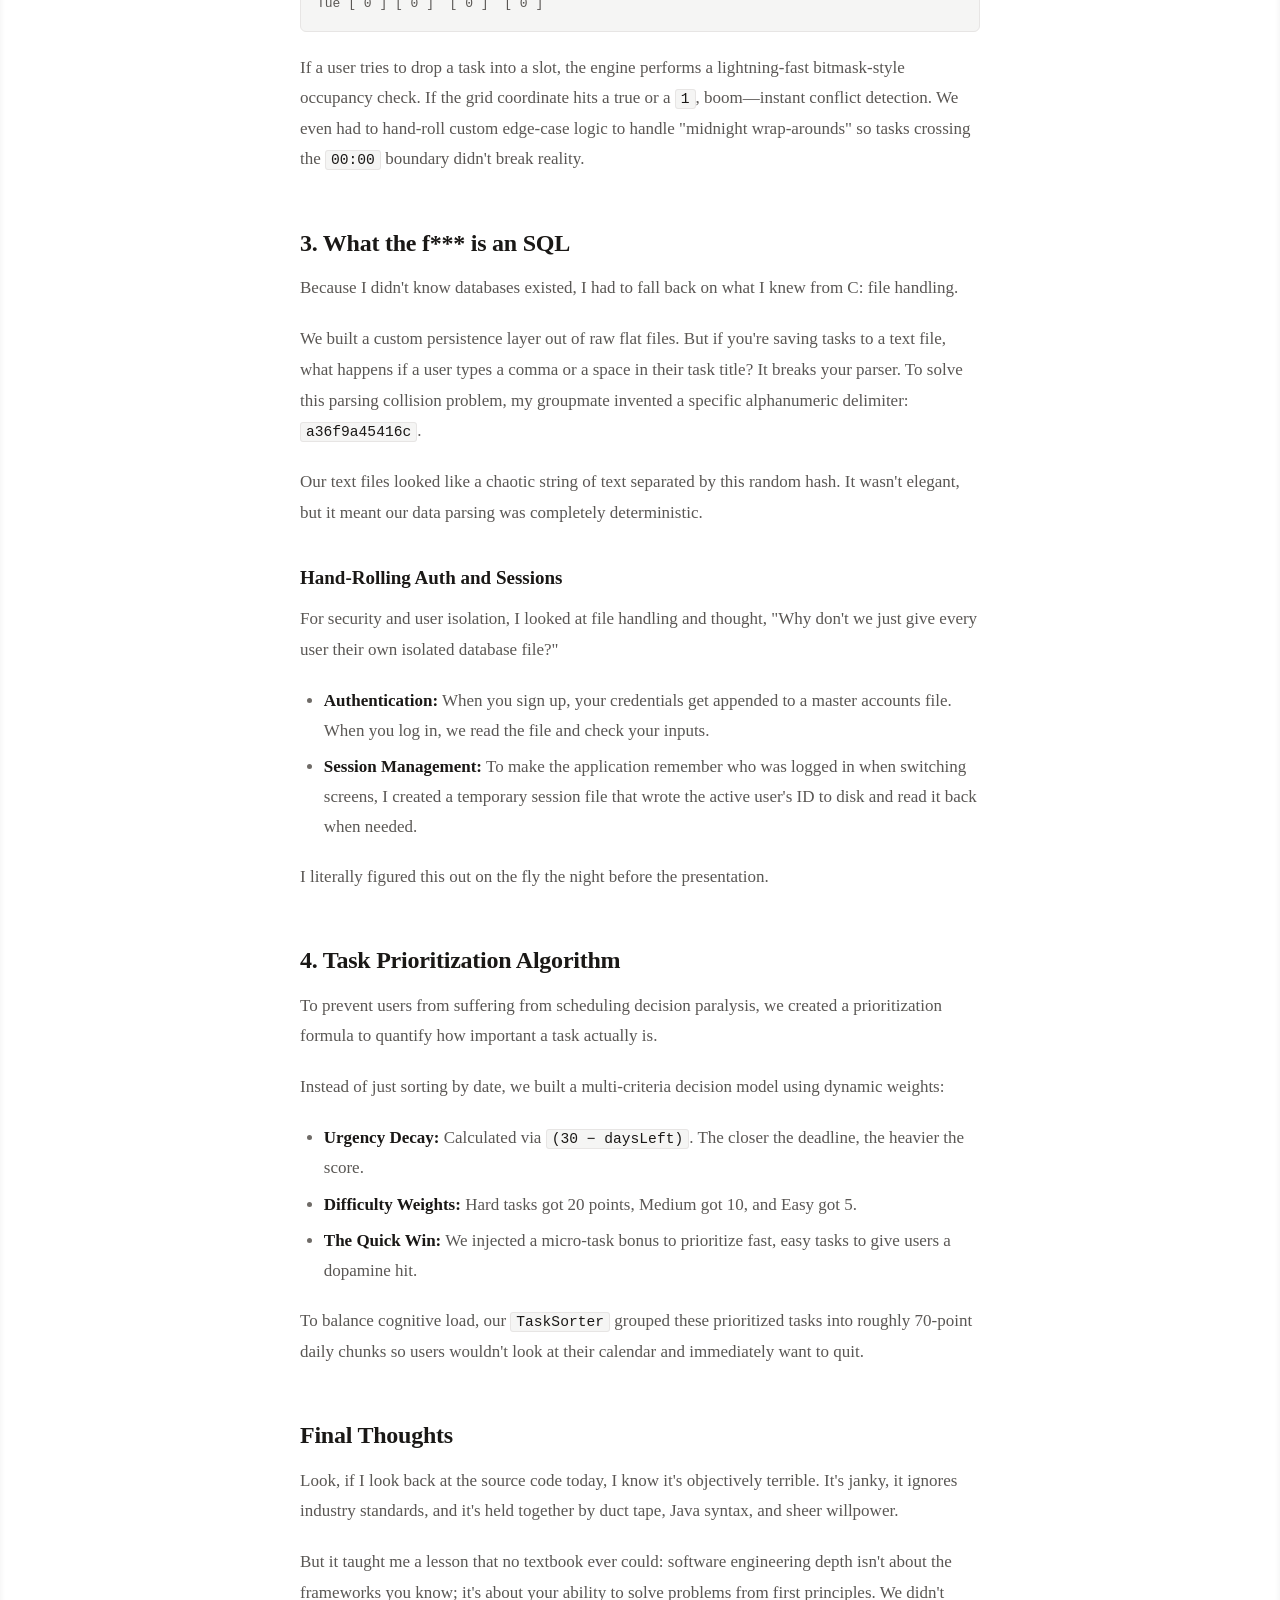
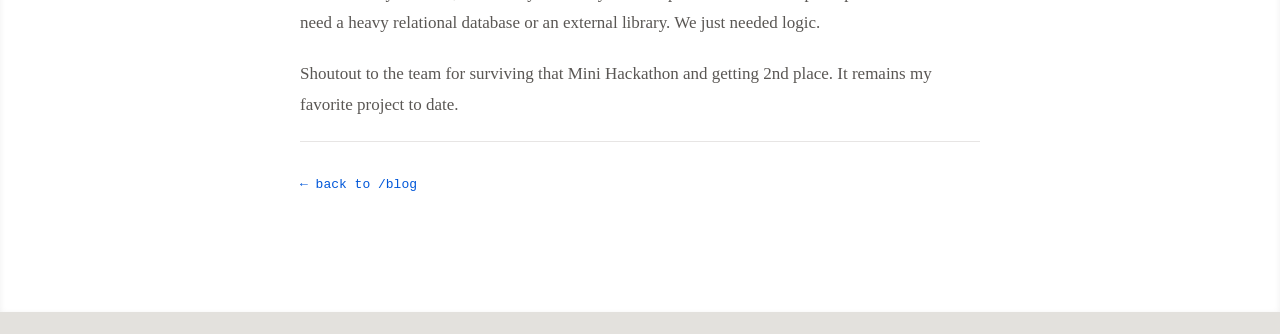
<file: public/blog/donezo.html>
<!DOCTYPE html>
<html lang="en">
<head>
  <meta charset="UTF-8" />
  <meta name="viewport" content="width=device-width, initial-scale=1.0" />
  <meta name="description" content="This is the story of how we built DoneZo—a high-performance weekly orchestration engine—completely from first principles." />
  <title>DoneZo: My first ever project — red.systems/blog</title>
  <link rel="icon" href="data:image/svg+xml,%3Csvg xmlns='http://www.w3.org/2000/svg' viewBox='0 0 32 32'%3E%3Cpath d='M16 3 27.3 9.5v13L16 29 4.7 22.5v-13z' fill='%23eef4fd' stroke='%230057D9' stroke-width='3' stroke-linejoin='round'/%3E%3C/svg%3E" />
  <link rel="canonical" href="https://redgabriel.me/blog/donezo.html" />
  <!-- link previews (LinkedIn, Slack, X…): scrapers don't run JavaScript, so this has to be static -->
  <meta property="og:type" content="article" />
  <meta property="og:site_name" content="Red Tagura" />
  <meta property="og:title" content="DoneZo: My first ever project — red.systems/blog" />
  <meta property="og:description" content="This is the story of how we built DoneZo—a high-performance weekly orchestration engine—completely from first principles." />
  <meta property="og:url" content="https://redgabriel.me/blog/donezo.html" />
  <meta name="twitter:card" content="summary" />
  <link rel="stylesheet" href="../css/style.css?v=12" />
  <script src="../js/layout.js?v=6"></script>
</head>

<body>

  <site-nav active="blog" path="/blog/donezo" root="../"></site-nav>

  <div class="viewport">
  <main id="content">

    <article class="post">

      <p class="breadcrumb">
        <span>red.systems</span>
        <span>/</span>
        <a href="../index.html#blog" class="no-visited seg">blog</a>
        <span>/</span>
        <span class="seg">donezo</span>
      </p>

      <header class="post-header">
        <h1 class="post-title">DoneZo: My first ever project</h1>
        <div class="post-meta">
          <time class="blog-date" datetime="2024-10-15">Oct 15, 2024</time>
          <span class="post-meta-sep">·</span>
          <span class="post-readtime">4 min read</span>
          <span class="post-meta-sep">·</span>
          <span class="post-tags">
            <span class="badge badge-archived">Java</span>
            <span class="badge badge-archived">Data Structures</span>
            <span class="badge badge-archived">Algorithms</span>
          </span>
        </div>
      </header>

      <hr class="section-hr" />

      <div class="post-body prose-sm">

        <p>
          Back in my second year of college, we were handed a prerequisite project for Object-Oriented Programming (OOP). The only catch? It required strict data encapsulation, and we were forced to use <code>javax.swing</code>.
        </p>
        
        <p>
          Before this project, my entire coding worldview was limited to a year of procedural C programming—basically just <code>printf()</code> statements, command-line terminal loops, and basic file handling. I didn't know what SQL was. I didn't know how a backend talked to a frontend. I had absolutely no idea how a session or an authentication system worked under the hood.
        </p>

        <p>
          All I had was a team of stressed-out friends, a deadline, a fresh grasp of Java syntax, and pure, unadulterated logic.
        </p>

        <p>
          This is the story of how we built <strong>DoneZo</strong>—a high-performance weekly orchestration engine—completely from first principles. It’s still the proudest project I’ve ever built.
        </p>

        <h2>1. Figuring out javax.swing</h2>

        <p>
          When we started, we were staring at a blank canvas. Our UI/UX designers pulled an absolute miracle and knocked out gorgeous Figma designs in just two days. Then, our frontend dev stepped up and seamlessly translated those designs into actual working code.
        </p>

        <p>
          But making a weekly calendar planner in Java Swing when you’ve only ever written terminal apps is a humbling experience.
        </p>

        <p>
          Our first massive breakthrough was just figuring out how to get visual blocks to render on the screen to represent time slots. Once we got the UI to stop throwing layout tantrums, we had to make the actual "engine" work.
        </p>

        <h2>2. The Spatial-Temporal Collision Engine</h2>

        <p>
          The core feature of DoneZo is that it auto-places your tasks into open slots in your week and instantly tells you if you have a schedule conflict. The fancy architectural term for this is a Spatial-Temporal Collision Engine.
        </p>

        <p>
          While staring at absolutely nothing while thinking about my life decisions, I randomly realized we could model the entire 7-day week as a 2D matrix grid split into 15-minute intervals.
        </p>

        <p>
          Instead of writing heavy, looping search algorithms to see if your tasks overlapped, we implemented an <code>O(1)</code> constant-time check. We mapped out time as a binary occupancy grid (like a chess bitboard).
        </p>

        <pre><code>         [15-min blocks]
          00:00  00:15  00:30  00:45
Mon [ 0 ] [ 0 ]  [ 1 ]  [ 1 ]  <-- 1 means occupied!
Tue [ 0 ] [ 0 ]  [ 0 ]  [ 0 ]</code></pre>

        <p>
          If a user tries to drop a task into a slot, the engine performs a lightning-fast bitmask-style occupancy check. If the grid coordinate hits a true or a <code>1</code>, boom—instant conflict detection. We even had to hand-roll custom edge-case logic to handle "midnight wrap-arounds" so tasks crossing the <code>00:00</code> boundary didn't break reality.
        </p>

        <h2>3. What the f*** is an SQL</h2>

        <p>
          Because I didn't know databases existed, I had to fall back on what I knew from C: file handling.
        </p>

        <p>
          We built a custom persistence layer out of raw flat files. But if you're saving tasks to a text file, what happens if a user types a comma or a space in their task title? It breaks your parser. To solve this parsing collision problem, my groupmate invented a specific alphanumeric delimiter: <code>a36f9a45416c</code>.
        </p>

        <p>
          Our text files looked like a chaotic string of text separated by this random hash. It wasn't elegant, but it meant our data parsing was completely deterministic.
        </p>

        <h3>Hand-Rolling Auth and Sessions</h3>

        <p>
          For security and user isolation, I looked at file handling and thought, "Why don't we just give every user their own isolated database file?"
        </p>

        <ul>
          <li><strong>Authentication:</strong> When you sign up, your credentials get appended to a master accounts file. When you log in, we read the file and check your inputs.</li>
          <li><strong>Session Management:</strong> To make the application remember who was logged in when switching screens, I created a temporary session file that wrote the active user's ID to disk and read it back when needed.</li>
        </ul>

        <p>
          I literally figured this out on the fly the night before the presentation.
        </p>

        <h2>4. Task Prioritization Algorithm</h2>

        <p>
          To prevent users from suffering from scheduling decision paralysis, we created a prioritization formula to quantify how important a task actually is.
        </p>

        <p>
          Instead of just sorting by date, we built a multi-criteria decision model using dynamic weights:
        </p>

        <ul>
          <li><strong>Urgency Decay:</strong> Calculated via <code>(30 − daysLeft)</code>. The closer the deadline, the heavier the score.</li>
          <li><strong>Difficulty Weights:</strong> Hard tasks got 20 points, Medium got 10, and Easy got 5.</li>
          <li><strong>The Quick Win:</strong> We injected a micro-task bonus to prioritize fast, easy tasks to give users a dopamine hit.</li>
        </ul>

        <p>
          To balance cognitive load, our <code>TaskSorter</code> grouped these prioritized tasks into roughly 70-point daily chunks so users wouldn't look at their calendar and immediately want to quit.
        </p>

        <h2>Final Thoughts</h2>

        <p>
          Look, if I look back at the source code today, I know it's objectively terrible. It's janky, it ignores industry standards, and it's held together by duct tape, Java syntax, and sheer willpower.
        </p>

        <p>
          But it taught me a lesson that no textbook ever could: software engineering depth isn't about the frameworks you know; it's about your ability to solve problems from first principles. We didn't need a heavy relational database or an external library. We just needed logic.
        </p>

        <p>
          Shoutout to the team for surviving that Mini Hackathon and getting 2nd place. It remains my favorite project to date.
        </p>

      </div>

      <hr class="section-hr" />

      <footer class="post-footer">
        <a href="../index.html#blog" class="no-visited post-back">← back to /blog</a>
      </footer>

    </article>

  </main>
  </div>
  <site-footer></site-footer>

</body>
</html>
</file>
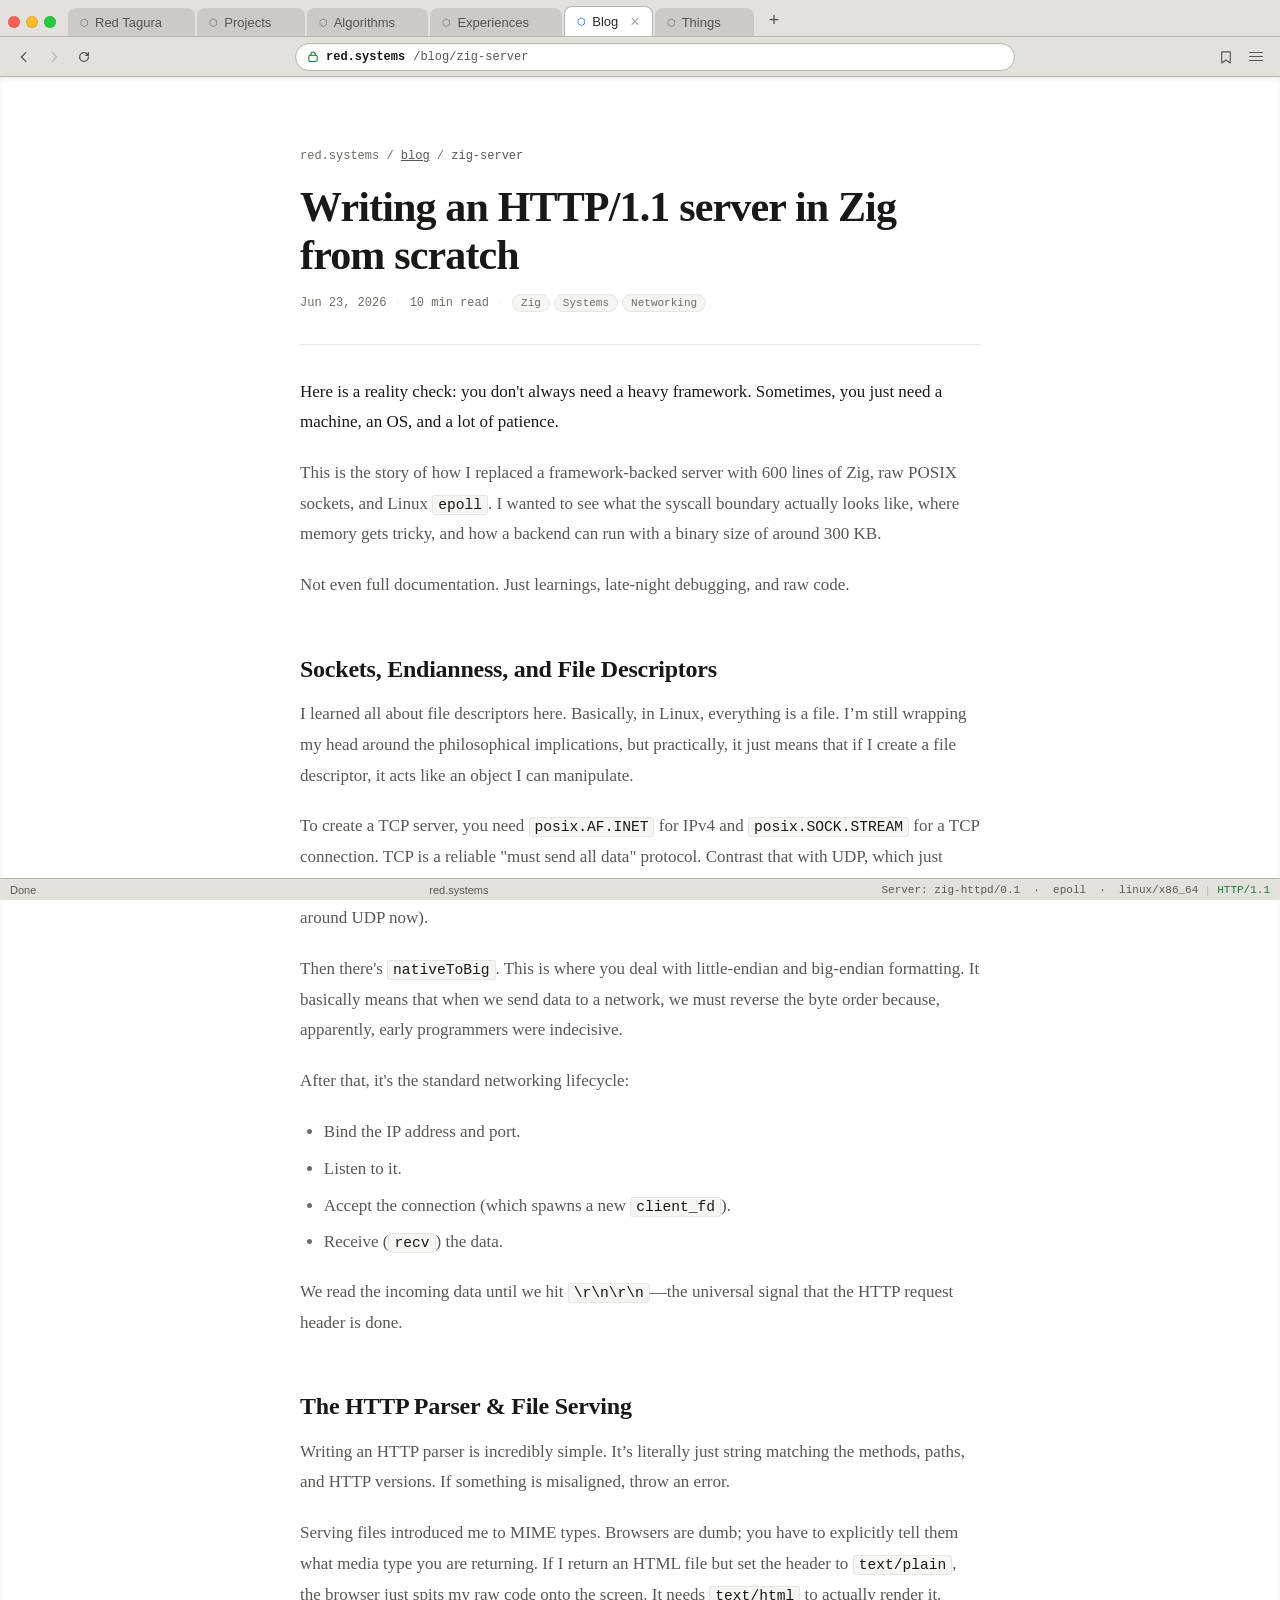
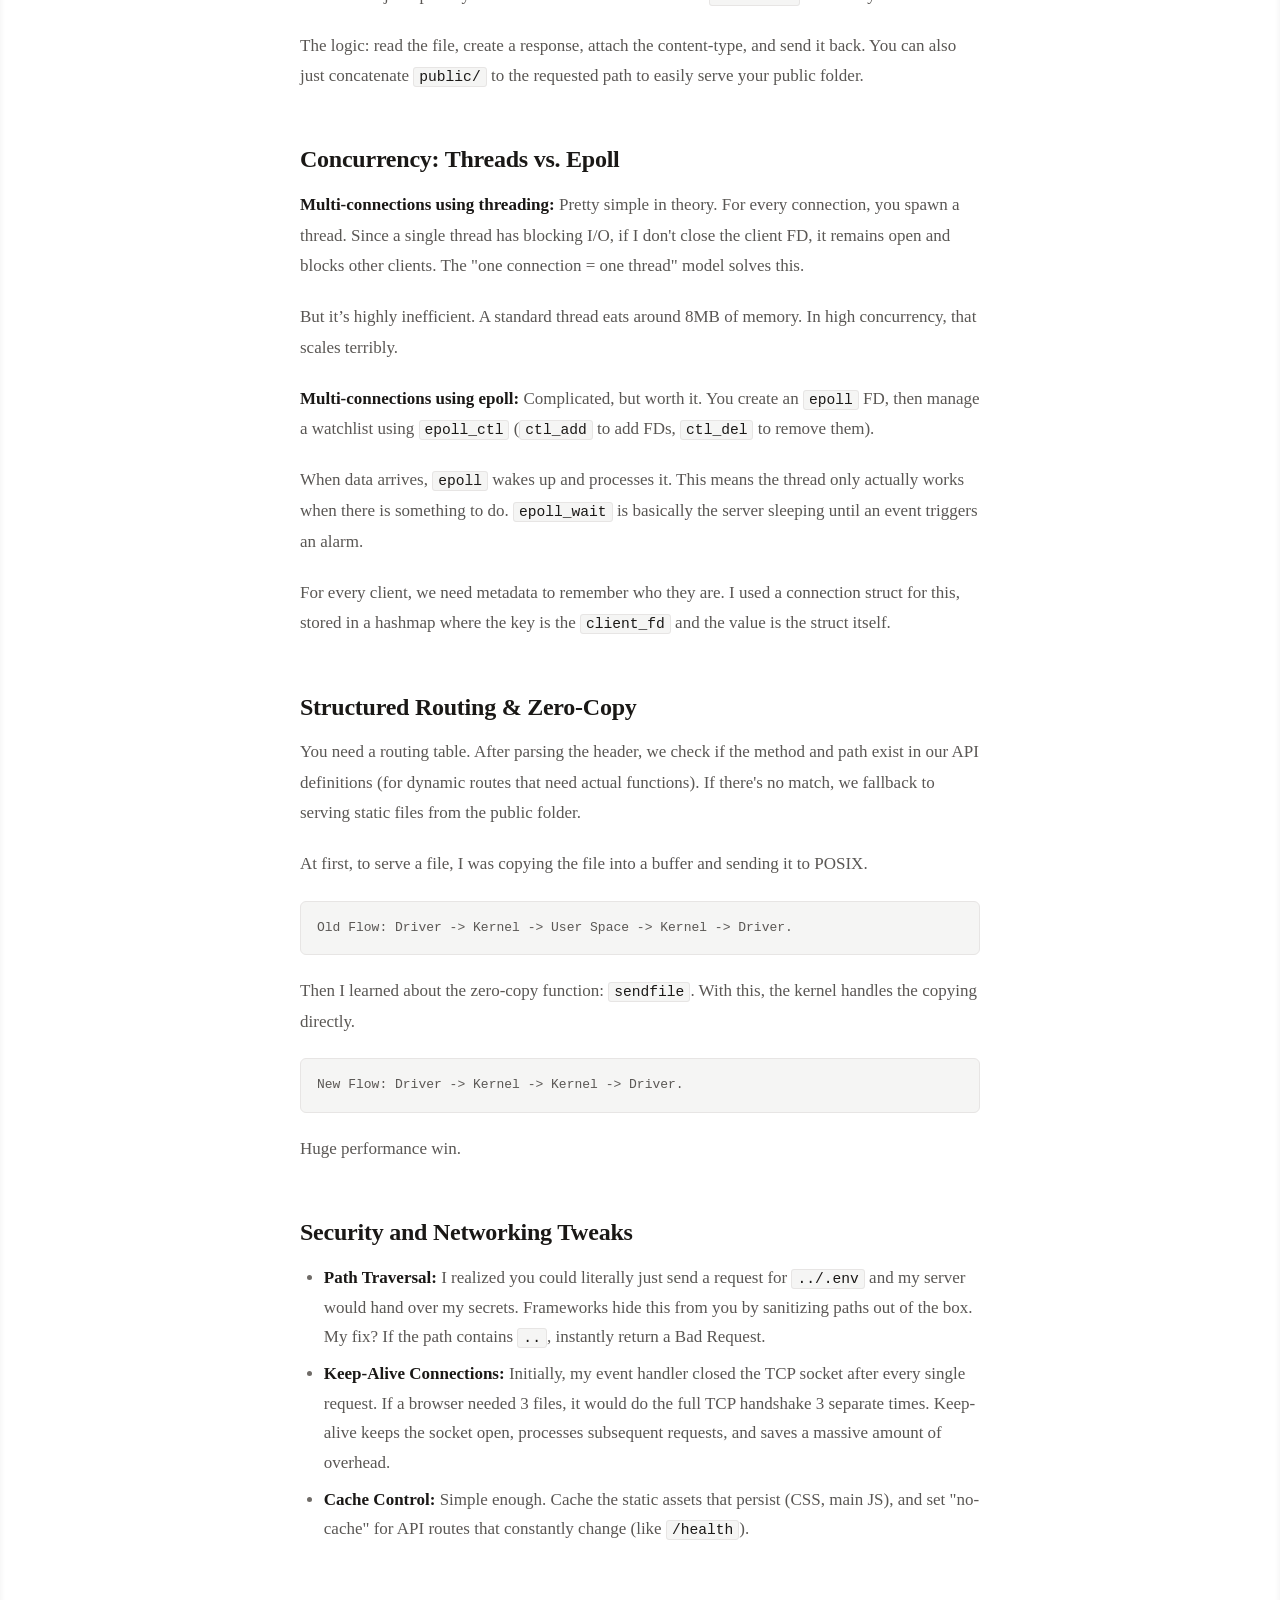
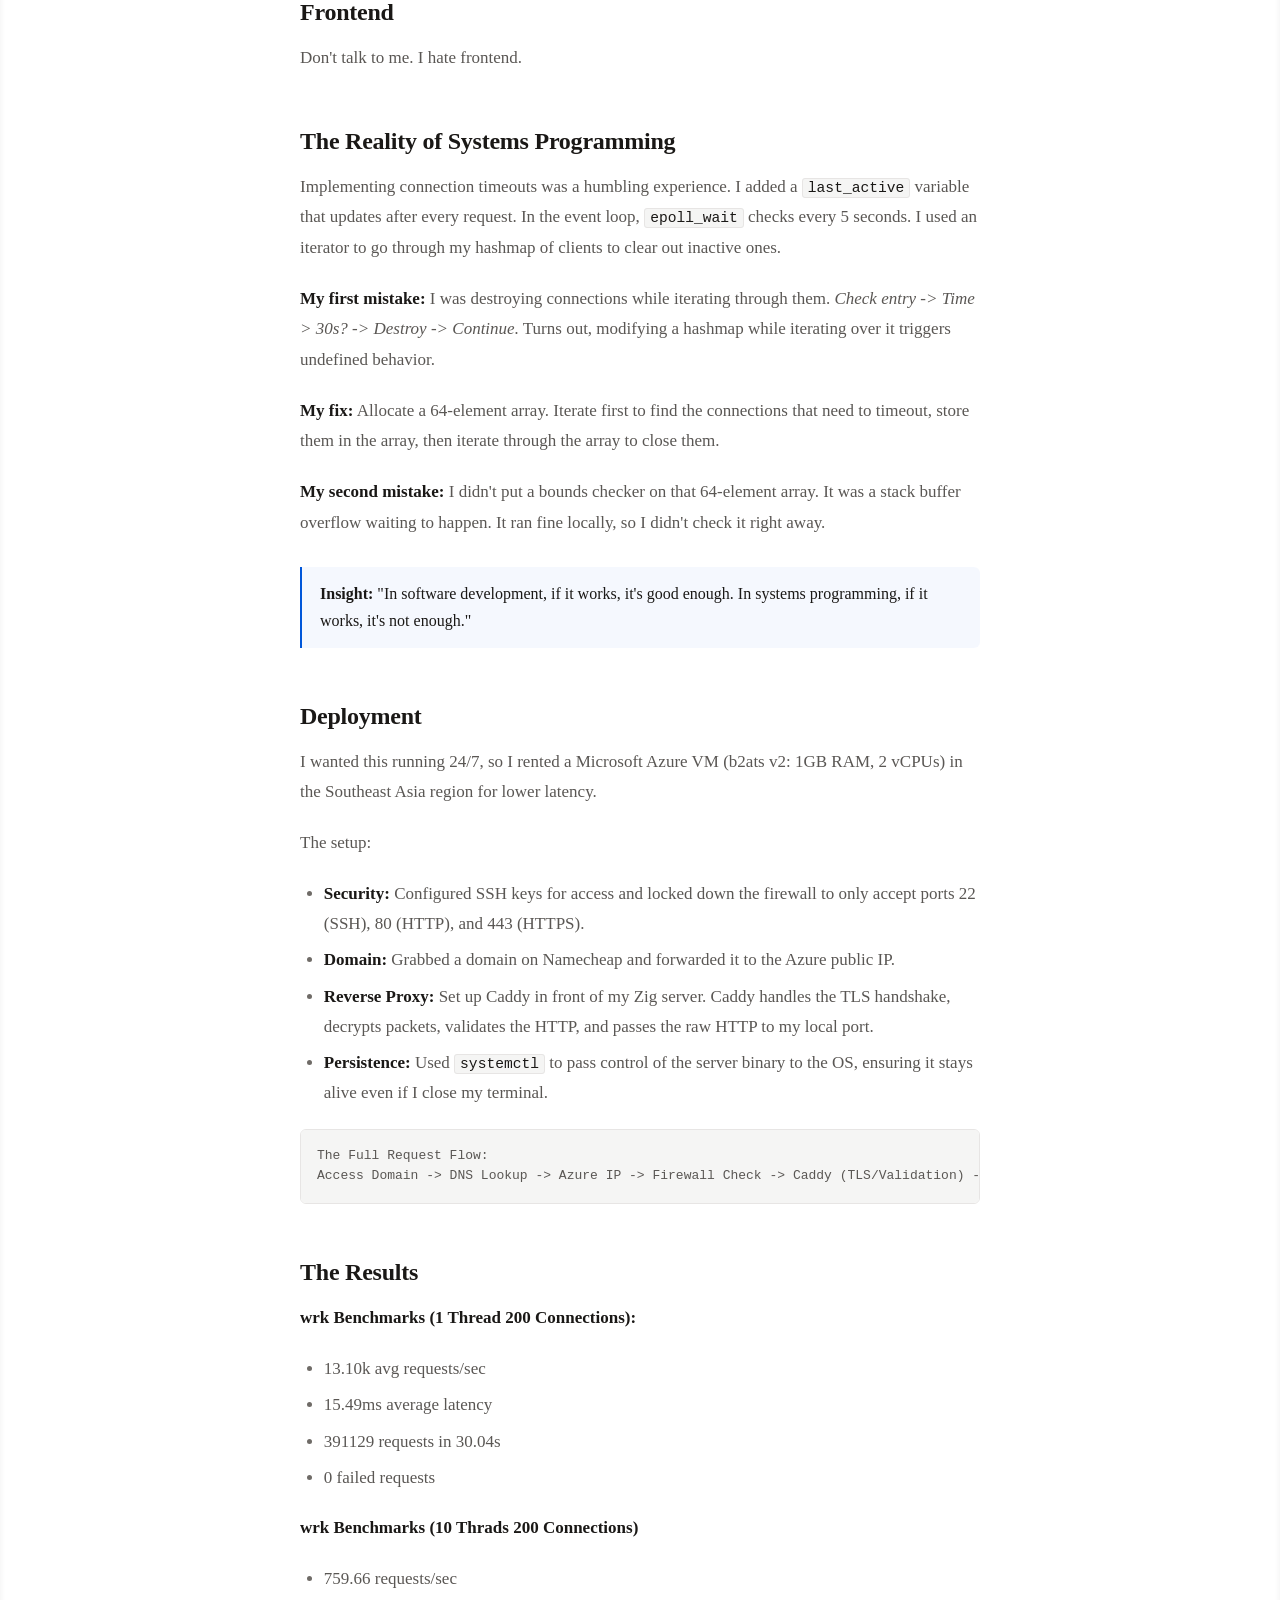
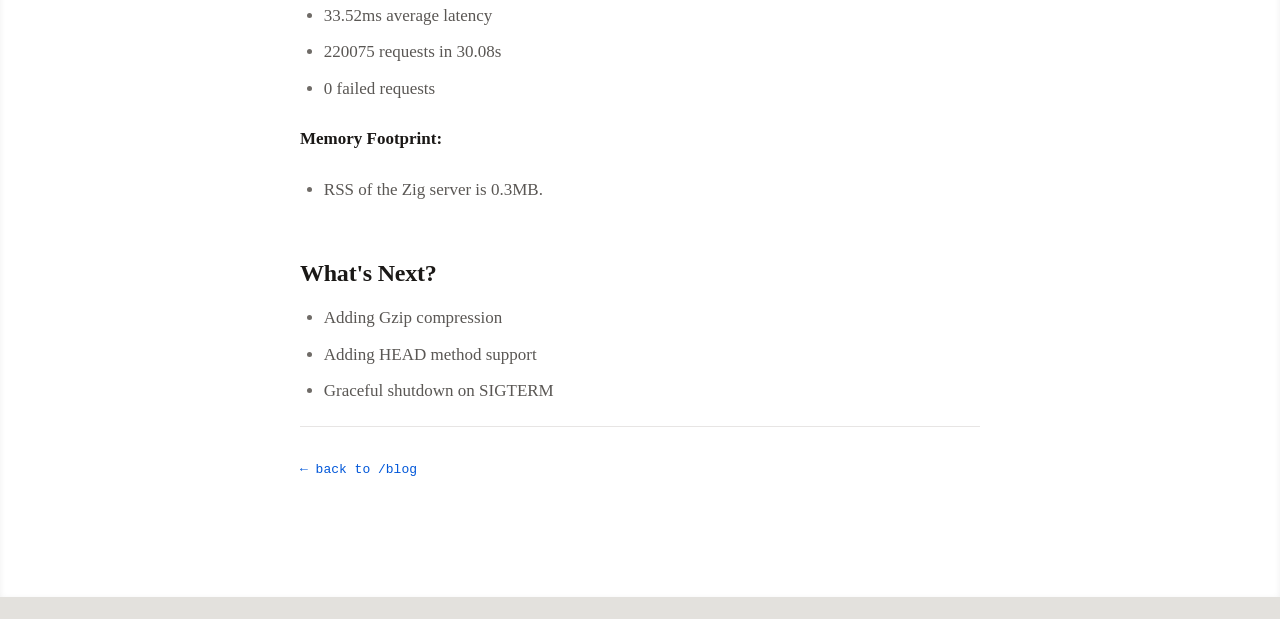
<file: public/blog/zig-server.html>
<!DOCTYPE html>
<html lang="en">
<head>
  <meta charset="UTF-8" />
  <meta name="viewport" content="width=device-width, initial-scale=1.0" />
  <meta name="description" content="Here is a reality check: you don't always need a heavy framework. Sometimes, you just need a machine, an OS, and a lot of patience. — Red Gabriel G. Tagura" />
  <title>Writing an HTTP/1.1 server in Zig from scratch — red.systems/blog</title>
  <link rel="icon" href="data:image/svg+xml,%3Csvg xmlns='http://www.w3.org/2000/svg' viewBox='0 0 32 32'%3E%3Cpath d='M16 3 27.3 9.5v13L16 29 4.7 22.5v-13z' fill='%23eef4fd' stroke='%230057D9' stroke-width='3' stroke-linejoin='round'/%3E%3C/svg%3E" />
  <link rel="canonical" href="https://redgabriel.me/blog/zig-server.html" />
  <!-- link previews (LinkedIn, Slack, X…): scrapers don't run JavaScript, so this has to be static -->
  <meta property="og:type" content="article" />
  <meta property="og:site_name" content="Red Tagura" />
  <meta property="og:title" content="Writing an HTTP/1.1 server in Zig from scratch — red.systems/blog" />
  <meta property="og:description" content="Here is a reality check: you don&#x27;t always need a heavy framework. Sometimes, you just need a machine, an OS, and a lot of patience. — Red Gabriel G. Tagura" />
  <meta property="og:url" content="https://redgabriel.me/blog/zig-server.html" />
  <meta name="twitter:card" content="summary" />
  <link rel="stylesheet" href="../css/style.css?v=12" />
  <script src="../js/layout.js?v=6"></script>
</head>

<body>

  <site-nav active="blog" path="/blog/zig-server" root="../"></site-nav>

  <div class="viewport">
  <main id="content">

    <article class="post">

      <p class="breadcrumb">
        <span>red.systems</span>
        <span>/</span>
        <a href="../index.html#blog" class="no-visited seg">blog</a>
        <span>/</span>
        <span class="seg">zig-server</span>
      </p>

      <header class="post-header">
        <h1 class="post-title">Writing an HTTP/1.1 server in Zig from scratch</h1>
        <div class="post-meta">
          <time class="blog-date" datetime="2026-06-23">Jun 23, 2026</time>
          <span class="post-meta-sep">·</span>
          <span class="post-readtime">10 min read</span>
          <span class="post-meta-sep">·</span>
          <span class="post-tags">
            <span class="badge badge-archived">Zig</span>
            <span class="badge badge-archived">Systems</span>
            <span class="badge badge-archived">Networking</span>
          </span>
        </div>
      </header>

      <hr class="section-hr" />

      <div class="post-body prose-sm">

        <p>
          Here is a reality check: you don't always need a heavy framework. Sometimes, you just need a machine, an OS, and a lot of patience.
        </p>

        <p>
          This is the story of how I replaced a framework-backed server with 600 lines of Zig, raw POSIX sockets, and Linux <code>epoll</code>. I wanted to see what the syscall boundary actually looks like, where memory gets tricky, and how a backend can run with a binary size of around 300 KB.
        </p>
        
        <p>
          Not even full documentation. Just learnings, late-night debugging, and raw code.
        </p>

        <h2>Sockets, Endianness, and File Descriptors</h2>

        <p>
          I learned all about file descriptors here. Basically, in Linux, everything is a file. I’m still wrapping my head around the philosophical implications, but practically, it just means that if I create a file descriptor, it acts like an object I can manipulate.
        </p>

        <p>
          To create a TCP server, you need <code>posix.AF.INET</code> for IPv4 and <code>posix.SOCK.STREAM</code> for a TCP connection. TCP is a reliable "must send all data" protocol. Contrast that with UDP, which just blasts data out as fast as it can and hopes for the best (honestly, I kind of want to build a project around UDP now).
        </p>

        <p>
          Then there's <code>nativeToBig</code>. This is where you deal with little-endian and big-endian formatting. It basically means that when we send data to a network, we must reverse the byte order because, apparently, early programmers were indecisive.
        </p>
        
        <p>After that, it's the standard networking lifecycle:</p>
        <ul>
          <li>Bind the IP address and port.</li>
          <li>Listen to it.</li>
          <li>Accept the connection (which spawns a new <code>client_fd</code>).</li>
          <li>Receive (<code>recv</code>) the data.</li>
        </ul>

        <p>
          We read the incoming data until we hit <code>\r\n\r\n</code>—the universal signal that the HTTP request header is done.
        </p>

        <h2>The HTTP Parser & File Serving</h2>

        <p>
          Writing an HTTP parser is incredibly simple. It’s literally just string matching the methods, paths, and HTTP versions. If something is misaligned, throw an error.
        </p>
        
        <p>
          Serving files introduced me to MIME types. Browsers are dumb; you have to explicitly tell them what media type you are returning. If I return an HTML file but set the header to <code>text/plain</code>, the browser just spits my raw code onto the screen. It needs <code>text/html</code> to actually render it.
        </p>
        
        <p>
          The logic: read the file, create a response, attach the content-type, and send it back. You can also just concatenate <code>public/</code> to the requested path to easily serve your public folder.
        </p>

        <h2>Concurrency: Threads vs. Epoll</h2>

        <p><strong>Multi-connections using threading:</strong> Pretty simple in theory. For every connection, you spawn a thread. Since a single thread has blocking I/O, if I don't close the client FD, it remains open and blocks other clients. The "one connection = one thread" model solves this.</p>
        
        <p>But it’s highly inefficient. A standard thread eats around 8MB of memory. In high concurrency, that scales terribly.</p>
        
        <p><strong>Multi-connections using epoll:</strong> Complicated, but worth it. You create an <code>epoll</code> FD, then manage a watchlist using <code>epoll_ctl</code> (<code>ctl_add</code> to add FDs, <code>ctl_del</code> to remove them).</p>
        
        <p>When data arrives, <code>epoll</code> wakes up and processes it. This means the thread only actually works when there is something to do. <code>epoll_wait</code> is basically the server sleeping until an event triggers an alarm.</p>
        
        <p>For every client, we need metadata to remember who they are. I used a connection struct for this, stored in a hashmap where the key is the <code>client_fd</code> and the value is the struct itself.</p>

        <h2>Structured Routing & Zero-Copy</h2>

        <p>
          You need a routing table. After parsing the header, we check if the method and path exist in our API definitions (for dynamic routes that need actual functions). If there's no match, we fallback to serving static files from the public folder.
        </p>
        
        <p>At first, to serve a file, I was copying the file into a buffer and sending it to POSIX.</p>
        
        <pre><code>Old Flow: Driver -> Kernel -> User Space -> Kernel -> Driver.</code></pre>
        
        <p>Then I learned about the zero-copy function: <code>sendfile</code>. With this, the kernel handles the copying directly.</p>
        
        <pre><code>New Flow: Driver -> Kernel -> Kernel -> Driver.</code></pre>
        <p>Huge performance win.</p>

        <h2>Security and Networking Tweaks</h2>
        
        <ul>
          <li>
            <strong>Path Traversal:</strong> I realized you could literally just send a request for <code>../.env</code> and my server would hand over my secrets. Frameworks hide this from you by sanitizing paths out of the box. My fix? If the path contains <code>..</code>, instantly return a Bad Request.
          </li>
          <li>
            <strong>Keep-Alive Connections:</strong> Initially, my event handler closed the TCP socket after every single request. If a browser needed 3 files, it would do the full TCP handshake 3 separate times. Keep-alive keeps the socket open, processes subsequent requests, and saves a massive amount of overhead.
          </li>
          <li>
            <strong>Cache Control:</strong> Simple enough. Cache the static assets that persist (CSS, main JS), and set "no-cache" for API routes that constantly change (like <code>/health</code>).
          </li>
        </ul>

        <h2>Frontend</h2>

        <p>
          Don't talk to me. I hate frontend.
        </p>

        <h2>The Reality of Systems Programming</h2>

        <p>
          Implementing connection timeouts was a humbling experience. I added a <code>last_active</code> variable that updates after every request. In the event loop, <code>epoll_wait</code> checks every 5 seconds. I used an iterator to go through my hashmap of clients to clear out inactive ones.
        </p>
        
        <p>
          <strong>My first mistake:</strong> I was destroying connections while iterating through them. <em>Check entry -> Time > 30s? -> Destroy -> Continue.</em> Turns out, modifying a hashmap while iterating over it triggers undefined behavior.
        </p>
        
        <p>
          <strong>My fix:</strong> Allocate a 64-element array. Iterate first to find the connections that need to timeout, store them in the array, then iterate through the array to close them.
        </p>
        
        <p>
          <strong>My second mistake:</strong> I didn't put a bounds checker on that 64-element array. It was a stack buffer overflow waiting to happen. It ran fine locally, so I didn't check it right away.
        </p>
        
        <aside class="post-aside">
          <strong>Insight:</strong> "In software development, if it works, it's good enough. In systems programming, if it works, it's not enough."
        </aside>

        <h2>Deployment</h2>

        <p>I wanted this running 24/7, so I rented a Microsoft Azure VM (b2ats v2: 1GB RAM, 2 vCPUs) in the Southeast Asia region for lower latency.</p>
        
        <p>The setup:</p>
        <ul>
          <li><strong>Security:</strong> Configured SSH keys for access and locked down the firewall to only accept ports 22 (SSH), 80 (HTTP), and 443 (HTTPS).</li>
          <li><strong>Domain:</strong> Grabbed a domain on Namecheap and forwarded it to the Azure public IP.</li>
          <li><strong>Reverse Proxy:</strong> Set up Caddy in front of my Zig server. Caddy handles the TLS handshake, decrypts packets, validates the HTTP, and passes the raw HTTP to my local port.</li>
          <li><strong>Persistence:</strong> Used <code>systemctl</code> to pass control of the server binary to the OS, ensuring it stays alive even if I close my terminal.</li>
        </ul>
        
        <pre><code>The Full Request Flow: 
Access Domain -> DNS Lookup -> Azure IP -> Firewall Check -> Caddy (TLS/Validation) -> Raw HTTP to Zig port -> Systemd maintains process -> Epoll wakes up -> File Served.</code></pre>

        <h2>The Results</h2>

        <p><strong>wrk Benchmarks (1 Thread 200 Connections):</strong></p>
        <ul>
          <li>13.10k avg requests/sec</li>
          <li>15.49ms average latency</li>
          <li>391129 requests in 30.04s </li>
          <li>0 failed requests</li>
        </ul>

        <p><strong>wrk Benchmarks (10 Thrads 200 Connections)</strong></p>
        <ul>
          <li>759.66 requests/sec</li>
          <li>33.52ms average latency</li>
          <li>220075 requests in 30.08s</li>
          <li>0 failed requests</li>
        </ul>

        <p><strong>Memory Footprint:</strong></p>
        <ul>
          <li>RSS of the Zig server is 0.3MB.</li>
        </ul>

        <h2>What's Next?</h2>
        <ul>
          <li>Adding Gzip compression</li>
          <li>Adding HEAD method support</li>
          <li>Graceful shutdown on SIGTERM</li>
        </ul>

      </div>

      <hr class="section-hr" />

      <footer class="post-footer">
        <a href="../index.html#blog" class="no-visited post-back">← back to /blog</a>
      </footer>

    </article>

  </main>
  </div>
  <site-footer></site-footer>

</body>
</html>
</file>
<file: public/css/style.css>
/* ─────────────────────────────────────────
   RESET & BASE
───────────────────────────────────────── */
*, *::before, *::after { box-sizing: border-box; margin: 0; padding: 0; }

html {
  overflow-y: scroll;
  scroll-behavior: smooth;
  font-size: 16px;
  -webkit-text-size-adjust: 100%;
}
@media (prefers-reduced-motion: reduce) {
  html { scroll-behavior: auto; }
  *, *::before, *::after { transition: none !important; }
}

/* ─────────────────────────────────────────
   TOKENS
───────────────────────────────────────── */
:root {
  /* Chrome */
  --chrome-bg:       #E3E1DD;
  --chrome-border:   #B8B5B0;
  --chrome-icon:     #565350;   /* 4.7:1 on inactive tabs (was #6A6866, 3.4:1) */
  --chrome-text:     #2A2826;

  /* Tabs */
  --tab-inactive:    #CCCAC6;
  --tab-active:      #FFFFFF;

  /* Page */
  --page-bg:         #FFFFFF;
  --page-text:       #1A1816;
  --page-muted:      #5A5754;
  --page-dim:        #6F6B67;   /* 5.3:1 on white (was #9A9896, 2.9:1) */

  /* Accent */
  --blue:            #0057D9;
  --blue-hover:      #003DA0;
  --blue-visited:    #5B0099;
  --blue-tint:       rgba(0, 87, 217, 0.04);
  --blue-line:       rgba(0, 87, 217, 0.22);
  --green:           #1A7A3C;
  --amber:           #9A6200;

  /* Dividers */
  --stone-200:       #E7E5E4;
  --stone-100:       #F5F5F4;
  --stone-50:        #FAFAF9;

  /* Surfaces */
  --radius:          8px;
  --shadow-hover:    0 1px 2px rgba(0,0,0,.04), 0 6px 20px rgba(0,0,0,.06);

  /* Layout */
  --chrome-h:        77px;
  --content-w:       1080px;
  --reading-w:       680px;

  /* Fonts */
  --font-sans:  -apple-system, BlinkMacSystemFont, 'Segoe UI', 'Helvetica Neue', Arial, sans-serif;
  --font-serif: Georgia, 'Times New Roman', serif;
  --font-mono:  'SF Mono', 'Cascadia Code', 'Fira Mono', ui-monospace, 'Courier New', monospace;
}

body {
  background: var(--chrome-bg);
  color: var(--page-text);
  font-family: var(--font-sans);
  min-height: 100vh;
  display: flex;
  flex-direction: column;
}

::selection { background: rgba(0, 87, 217, 0.14); }

:focus-visible {
  outline: 2px solid var(--blue);
  outline-offset: 2px;
  border-radius: 2px;
}

/* ─────────────────────────────────────────
   LINKS
───────────────────────────────────────── */
a { color: var(--blue); }
a:visited { color: var(--blue-visited); }
a.no-visited:visited { color: inherit; }
a:hover { color: var(--blue-hover); }

/* ─────────────────────────────────────────
   BROWSER CHROME — sticky top
───────────────────────────────────────── */
.browser-chrome {
  position: sticky;
  top: 0;
  z-index: 50;
  background: var(--chrome-bg);
  border-bottom: 1px solid var(--chrome-border);
  user-select: none;
}

/* Tab bar */
.tab-bar {
  display: flex;
  align-items: flex-end;
  height: 36px;
  padding: 0 8px;
  overflow: hidden;
}

/* macOS window controls */
.wc-group {
  display: flex;
  align-items: center;
  gap: 6px;
  margin-right: 12px;
  padding-bottom: 8px;
  flex-shrink: 0;
}
.wc {
  display: block;
  width: 12px;
  height: 12px;
  border-radius: 50%;
  border: 1px solid rgba(0,0,0,.1);
}
.wc-close { background: #FF5F57; }
.wc-min   { background: #FEBC2E; }
.wc-max   { background: #28C840; }

/* Tabs */
.tab-nav {
  display: flex;
  align-items: flex-end;
  gap: 2px;
  flex: 1;
  min-width: 0;
  overflow-x: auto;
  overflow-y: hidden;
  scrollbar-width: none;
  list-style: none;
}
.tab-nav::-webkit-scrollbar { display: none; }

.tab-item {
  display: flex;
  align-items: center;
  gap: 6px;
  height: 28px;
  padding: 0 12px;
  border-radius: 8px 8px 0 0;
  font-family: var(--font-sans);
  font-size: 13px;
  color: var(--chrome-icon);
  text-decoration: none;
  background: var(--tab-inactive);
  transition: background 100ms, color 100ms;
  flex-shrink: 0;
  max-width: 160px;
}
.tab-item:hover { background: #D4D2CE; color: var(--chrome-icon); }
.tab-item:visited { color: var(--chrome-icon); }

.tab-active {
  height: 30px;
  background: var(--tab-active);
  color: var(--chrome-text);
  border: 1px solid var(--chrome-border);
  border-bottom: none;
  z-index: 1;
}
.tab-active:hover { background: var(--tab-active); }
.tab-active:visited { color: var(--chrome-text); }

.tab-favicon { font-size: 10px; color: var(--page-dim); flex-shrink: 0; }
.tab-active .tab-favicon { color: var(--blue); }

.tab-label { overflow: hidden; text-overflow: ellipsis; white-space: nowrap; }

.tab-x {
  margin-left: auto;
  padding-left: 6px;
  font-size: 16px;
  line-height: 1;
  color: var(--chrome-icon);
  flex-shrink: 0;
  opacity: 0;
  transition: opacity 100ms;
}
.tab-item:hover .tab-x,
.tab-active .tab-x { opacity: 0.5; }

.tab-new-btn {
  height: 28px;
  width: 28px;
  margin-bottom: 2px;
  margin-left: 4px;
  display: flex;
  align-items: center;
  justify-content: center;
  border-radius: 4px;
  font-size: 18px;
  color: var(--chrome-icon);
  background: transparent;
  border: none;
  cursor: default;
  flex-shrink: 0;
}
.tab-new-btn:hover { background: rgba(0,0,0,.1); }

/* Toolbar */
.toolbar {
  display: flex;
  align-items: center;
  gap: 6px;
  height: 40px;
  padding: 0 10px;
  border-top: 1px solid var(--chrome-border);
}

.toolbar-btn {
  width: 28px;
  height: 28px;
  display: flex;
  align-items: center;
  justify-content: center;
  border-radius: 4px;
  color: var(--chrome-icon);
  background: transparent;
  border: none;
  cursor: pointer;
  transition: background 100ms;
  flex-shrink: 0;
}
.toolbar-btn:hover { background: rgba(0,0,0,.1); }
.toolbar-btn:disabled { opacity: 0.3; cursor: default; }
.toolbar-btn:disabled:hover { background: transparent; }

.nav-btns { display: flex; align-items: center; gap: 2px; flex-shrink: 0; }

/* Address bar */
.address-bar {
  flex: 1;
  display: flex;
  align-items: center;
  gap: 8px;
  background: white;
  border: 1px solid var(--chrome-border);
  border-radius: 999px;
  padding: 0 12px;
  height: 28px;
  box-shadow: inset 0 1px 3px rgba(0,0,0,.07);
  min-width: 0;
  max-width: 720px;
  margin: 0 auto;
}
.lock-icon { color: var(--green); flex-shrink: 0; }
.addr-host {
  font-family: var(--font-mono);
  font-size: 12px;
  font-weight: 600;
  color: var(--page-text);
  flex-shrink: 0;
}
.addr-path {
  font-family: var(--font-mono);
  font-size: 12px;
  color: var(--page-muted);
  overflow: hidden;
  text-overflow: ellipsis;
  white-space: nowrap;
}

.toolbar-right { display: flex; align-items: center; gap: 2px; flex-shrink: 0; }

/* Hamburger lines */
.ham-btn { flex-direction: column; gap: 3px; }
.ham-line {
  display: block;
  width: 14px;
  height: 1px;
  background: currentColor;
  border-radius: 1px;
}

@media (max-width: 639px) {
  .wc-group, .tab-new-btn, .toolbar-right { display: none; }
  .tab-bar { padding-left: 6px; }
  .tab-item { padding: 0 10px; }
  .tab-x { display: none; }
}

/* ─────────────────────────────────────────
   PAGE VIEWPORT
───────────────────────────────────────── */
.viewport {
  flex: 1;
  background: var(--page-bg);
  box-shadow: inset 0 2px 6px rgba(0,0,0,.07);
}

main {
  max-width: var(--content-w);
  margin: 0 auto;
  padding: 56px 20px 96px;
}
@media (min-width: 640px) {
  main { padding: 72px 40px 120px; }
}

/* ─────────────────────────────────────────
   SHARED PRIMITIVES
───────────────────────────────────────── */
.breadcrumb {
  font-family: var(--font-mono);
  font-size: 12px;
  color: var(--page-dim);
  margin-bottom: 12px;
}
.breadcrumb .seg { color: var(--page-muted); }

.eyebrow {
  font-family: var(--font-mono);
  font-size: 11px;
  text-transform: uppercase;
  letter-spacing: 0.1em;
  color: var(--page-dim);
}

.section-hr {
  border: none;
  border-top: 1px solid var(--stone-200);
  margin-bottom: 32px;
}
.section-hr-flush {
  border: none;
  border-top: 1px solid var(--stone-200);
}

code {
  font-family: var(--font-mono);
  font-size: 0.86em;
  background: var(--stone-100);
  border: 1px solid var(--stone-200);
  border-radius: 3px;
  padding: 1px 5px;
  color: var(--page-text);
}

pre {
  background: var(--stone-100);
  border: 1px solid var(--stone-200);
  border-radius: 6px;
  font-family: var(--font-mono);
  font-size: 12px;
  color: var(--page-muted);
  padding: 16px;
  overflow-x: auto;
  line-height: 1.6;
  tab-size: 2;
}
pre code { background: none; border: none; padding: 0; font-size: inherit; color: inherit; }

/* Pill badges */
.badge {
  display: inline-block;
  font-family: var(--font-mono);
  font-size: 11px;
  padding: 2px 8px;
  border-radius: 999px;
  white-space: nowrap;
}
.badge-active   { color: var(--green); background: #f0fdf4; border: 1px solid #bbf7d0; }
.badge-wip      { color: var(--amber); background: #fffbeb; border: 1px solid #fde68a; }
.badge-archived { color: var(--page-dim); background: var(--stone-100); border: 1px solid var(--stone-200); }

.award {
  display: inline-flex;
  align-items: center;
  gap: 6px;
  align-self: flex-start;
  font-family: var(--font-mono);
  font-size: 11px;
  color: var(--amber);
  background: #fffbeb;
  border: 1px solid #fde68a;
  padding: 3px 10px;
  border-radius: 999px;
}

/* Tag chips */
.chips { display: flex; flex-wrap: wrap; gap: 6px; list-style: none; }
.chip {
  font-family: var(--font-mono);
  font-size: 11px;
  line-height: 1.5;
  color: var(--page-muted);
  background: var(--stone-100);
  border: 1px solid var(--stone-200);
  border-radius: 4px;
  padding: 1px 7px;
  white-space: nowrap;
}

/* Bordered card surface */
.card {
  background: var(--page-bg);
  border: 1px solid var(--stone-200);
  border-radius: var(--radius);
}

.prose-sm {
  font-family: var(--font-serif);
  font-size: 15px;
  color: var(--page-muted);
  line-height: 1.7;
  max-width: 65ch;
}
.prose-sm + .prose-sm { margin-top: 12px; }

/* ─────────────────────────────────────────
   SECTIONS (index)
───────────────────────────────────────── */
section { scroll-margin-top: calc(var(--chrome-h) + 16px); }
section + section {
  margin-top: 88px;
  padding-top: 72px;
  border-top: 1px solid var(--stone-200);
}

.section-head { margin-bottom: 36px; }
.section-title {
  font-family: var(--font-serif);
  font-size: clamp(28px, 4vw, 34px);
  font-weight: 700;
  letter-spacing: -0.02em;
  line-height: 1.15;
  color: var(--page-text);
  margin-bottom: 6px;
}
.section-sub {
  font-family: var(--font-sans);
  font-size: 15px;
  color: var(--page-muted);
  max-width: 60ch;
}

/* ─────────────────────────────────────────
   HOME
───────────────────────────────────────── */
.hero {
  display: grid;
  gap: 40px;
}
@media (min-width: 900px) {
  .hero { grid-template-columns: minmax(0, 1fr) 340px; gap: 64px; align-items: start; }
}

.hero-name {
  font-family: var(--font-serif);
  font-size: clamp(36px, 6vw, 56px);
  font-weight: 700;
  letter-spacing: -0.025em;
  line-height: 1.05;
  color: var(--page-text);
  margin-bottom: 10px;
}
.hero-role {
  font-family: var(--font-sans);
  font-size: 17px;
  color: var(--page-muted);
  margin-bottom: 32px;
}

.bio { display: flex; flex-direction: column; gap: 16px; max-width: 62ch; }
.bio p {
  font-family: var(--font-serif);
  font-size: 17px;
  line-height: 1.7;
  color: var(--page-text);
}
.bio p:not(:first-child) { font-size: 15px; color: var(--page-muted); }

/* Side panel — styled like a browser inspector pane */
.panel { overflow: hidden; }
@media (min-width: 900px) {
  .panel { position: sticky; top: calc(var(--chrome-h) + 24px); }
}
.panel-head {
  display: flex;
  align-items: center;
  justify-content: space-between;
  padding: 9px 16px;
  background: var(--stone-50);
  border-bottom: 1px solid var(--stone-200);
}
.panel-body { padding: 16px; }
.panel-body + .panel-head { border-top: 1px solid var(--stone-200); }

.skills-group + .skills-group { margin-top: 14px; }
.skills-label { display: block; margin-bottom: 6px; }

.quick-links { list-style: none; display: flex; flex-direction: column; gap: 8px; }
.quick-links li { display: flex; align-items: baseline; gap: 12px; min-width: 0; }
.quick-links .eyebrow { width: 64px; flex-shrink: 0; }
.quick-links a {
  font-family: var(--font-mono);
  font-size: 13px;
  text-decoration: none;
  overflow: hidden;
  text-overflow: ellipsis;
  white-space: nowrap;
}
.quick-links a:hover { text-decoration: underline; }

/* Jump cards — "browse to" */
.jump-grid {
  list-style: none;
  display: grid;
  gap: 12px;
  margin-top: 48px;
}
@media (min-width: 640px) { .jump-grid { grid-template-columns: repeat(3, 1fr); } }

.jump-card {
  display: flex;
  flex-direction: column;
  gap: 4px;
  height: 100%;
  padding: 16px 18px;
  border: 1px solid var(--stone-200);
  border-left: 2px solid var(--blue);
  border-radius: 0 var(--radius) var(--radius) 0;
  background: var(--blue-tint);
  text-decoration: none;
  transition: background 120ms, box-shadow 120ms;
}
.jump-card:hover { background: rgba(0, 87, 217, 0.07); box-shadow: var(--shadow-hover); }
.jump-path {
  font-family: var(--font-mono);
  font-size: 14px;
  font-weight: 600;
  color: var(--blue);
}
.jump-text { font-family: var(--font-serif); font-size: 14px; color: var(--page-muted); }

/* ─────────────────────────────────────────
   PROJECTS
───────────────────────────────────────── */
.project-grid {
  display: grid;
  gap: 16px;
}
@media (min-width: 760px) { .project-grid { grid-template-columns: repeat(2, minmax(0, 1fr)); } }

.project-card {
  display: flex;
  flex-direction: column;
  gap: 14px;
  padding: 24px;
  transition: border-color 120ms, box-shadow 120ms;
}
.project-card:hover { border-color: var(--chrome-border); box-shadow: var(--shadow-hover); }

.project-card.featured {
  grid-column: 1 / -1;
  background: linear-gradient(var(--blue-tint), var(--blue-tint)), var(--page-bg);
  border-color: var(--blue-line);
}
@media (min-width: 760px) {
  .project-card.featured { padding: 32px; }
  .project-card.featured .project-name { font-size: 22px; }
  .project-card.featured .project-desc { font-size: 16px; max-width: 70ch; }
}

.project-head {
  display: flex;
  align-items: flex-start;
  justify-content: space-between;
  gap: 16px;
}
.project-name {
  font-family: var(--font-mono);
  font-size: 18px;
  font-weight: 600;
  line-height: 1.3;
  color: var(--page-text);
}
.project-head .eyebrow { margin-bottom: 6px; color: var(--blue); }
.project-sub {
  margin-top: 2px;
  font-family: var(--font-serif);
  font-size: 14px;
  line-height: 1.4;
  color: var(--page-muted);
}

.project-desc {
  font-family: var(--font-serif);
  font-size: 15px;
  color: var(--page-muted);
  line-height: 1.65;
}
.project-desc + .project-desc { margin-top: -6px; }

.project-foot {
  margin-top: auto;
  padding-top: 14px;
  border-top: 1px dashed var(--stone-200);
  display: flex;
  justify-content: flex-end;
  gap: 18px;
}
.project-link {
  font-family: var(--font-mono);
  font-size: 12px;
  text-transform: lowercase;
  text-decoration: none;
  color: var(--blue);
}
.project-link:hover { text-decoration: underline; }

/* ─────────────────────────────────────────
   EXPERIENCE TIMELINE
───────────────────────────────────────── */
.timeline { list-style: none; }

.tl-item {
  display: grid;
  gap: 6px;
}
@media (min-width: 640px) {
  .tl-item { grid-template-columns: 9.5rem minmax(0, 1fr); gap: 28px; }
}

.tl-date {
  font-family: var(--font-mono);
  font-size: 12px;
  color: var(--page-dim);
  padding-top: 4px;
  white-space: nowrap;
}

.tl-body {
  position: relative;
  padding: 0 0 40px 28px;
  border-left: 1px solid var(--stone-200);
}
.tl-item:last-child .tl-body { padding-bottom: 0; border-left-color: transparent; }
.tl-body::before {
  content: "";
  position: absolute;
  left: -6px;
  top: 5px;
  width: 11px;
  height: 11px;
  border-radius: 50%;
  background: var(--page-bg);
  border: 2px solid var(--chrome-border);
}
.tl-item:first-child .tl-body::before { border-color: var(--blue); background: var(--blue); }

.tl-role {
  font-family: var(--font-serif);
  font-size: 18px;
  font-weight: 700;
  line-height: 1.35;
  color: var(--page-text);
}
.tl-org {
  font-family: var(--font-mono);
  font-size: 12px;
  color: var(--page-muted);
  margin: 2px 0 12px;
}
.tl-points {
  list-style: none;
  display: flex;
  flex-direction: column;
  gap: 8px;
  max-width: 68ch;
}
.tl-points li {
  position: relative;
  padding-left: 18px;
  font-family: var(--font-serif);
  font-size: 15px;
  line-height: 1.65;
  color: var(--page-muted);
}
.tl-points li::before {
  content: "→";
  position: absolute;
  left: 0;
  font-family: var(--font-mono);
  font-size: 12px;
  line-height: 1.9;
  color: var(--page-dim);
}

/* ─────────────────────────────────────────
   BLOG LIST
───────────────────────────────────────── */
.post-list { list-style: none; display: flex; flex-direction: column; gap: 12px; }

.post-card {
  display: grid;
  gap: 6px;
  padding: 20px 24px;
  text-decoration: none;
  color: inherit;
  transition: border-color 120ms, box-shadow 120ms;
}
@media (min-width: 640px) {
  .post-card { grid-template-columns: 9rem minmax(0, 1fr) auto; gap: 24px; align-items: baseline; }
}
a.post-card:visited { color: inherit; }
.post-card:hover { border-color: var(--chrome-border); box-shadow: var(--shadow-hover); }
.post-card:hover .post-card-title { color: var(--blue); }

.blog-date {
  font-family: var(--font-mono);
  font-size: 12px;
  color: var(--page-dim);
  white-space: nowrap;
}
.post-card-title {
  font-family: var(--font-serif);
  font-size: 18px;
  font-weight: 700;
  line-height: 1.35;
  color: var(--page-text);
  margin-bottom: 6px;
  transition: color 120ms;
}
.post-card-excerpt {
  font-family: var(--font-serif);
  font-size: 15px;
  line-height: 1.65;
  color: var(--page-muted);
  max-width: 65ch;
}
.post-card-go {
  font-family: var(--font-mono);
  font-size: 12px;
  color: var(--blue);
  white-space: nowrap;
}

/* ─────────────────────────────────────────
   THINGS
───────────────────────────────────────── */
.things-grid { display: grid; gap: 48px; }
@media (min-width: 900px) {
  .things-grid { grid-template-columns: minmax(0, 1.25fr) minmax(0, 1fr); gap: 56px; align-items: start; }
}
.things-col { display: flex; flex-direction: column; gap: 40px; min-width: 0; }

.things-group { margin-bottom: 40px; }
.things-col .things-group { margin-bottom: 0; }
.things-heading {
  font-family: var(--font-sans);
  font-size: 11px;
  font-weight: 600;
  text-transform: uppercase;
  letter-spacing: 0.1em;
  color: var(--page-dim);
  border-bottom: 1px solid var(--stone-200);
  padding-bottom: 8px;
  margin-bottom: 16px;
}

/* Response headers — a small "devtools" pane */
.headers-pane { margin-top: 24px; overflow: hidden; }
.headers-pane pre {
  border: none;
  border-radius: 0;
  background: var(--stone-50);
  font-size: 12.5px;
}
.headers-pane .panel-head .eyebrow { display: flex; align-items: center; gap: 8px; }
.status-dot {
  width: 7px;
  height: 7px;
  border-radius: 50%;
  background: var(--green);
}

/* Setup dl */
.setup-dl {
  display: grid;
  grid-template-columns: 9rem 1fr;
  gap: 8px 24px;
  font-size: 14px;
  max-width: 28rem;
}
.setup-dl dt {
  font-family: var(--font-sans);
  font-size: 12px;
  color: var(--page-dim);
  font-weight: 500;
  padding-top: 2px;
}
.setup-dl dd { font-family: var(--font-serif); color: var(--page-muted); }

/* Contact */
.contact-intro { margin-bottom: 16px; }
.contact-list { list-style: none; display: flex; flex-direction: column; }
.contact-item {
  display: flex;
  align-items: baseline;
  gap: 20px;
  padding: 10px 0;
  border-bottom: 1px solid var(--stone-100);
  min-width: 0;
}
.contact-item:last-child { border-bottom: none; }
.contact-type {
  font-family: var(--font-mono);
  font-size: 11px;
  text-transform: uppercase;
  letter-spacing: 0.1em;
  color: var(--page-dim);
  width: 64px;
  flex-shrink: 0;
}
.contact-val {
  font-family: var(--font-mono);
  font-size: 14px;
  text-decoration: none;
  overflow: hidden;
  text-overflow: ellipsis;
  white-space: nowrap;
}
.contact-val:hover { text-decoration: underline; }

/* ─────────────────────────────────────────
   STATUS BAR — sticky bottom
───────────────────────────────────────── */
.status-bar {
  position: sticky;
  bottom: 0;
  z-index: 50;
  height: 22px;
  background: var(--chrome-bg);
  border-top: 1px solid var(--chrome-border);
  display: flex;
  align-items: center;
  justify-content: space-between;
  padding: 0 10px;
  overflow: hidden;
  gap: 16px;
}
.status-done {
  font-family: var(--font-sans);
  font-size: 11px;
  color: var(--page-muted);
  flex-shrink: 0;
}
.status-host {
  font-family: var(--font-sans);
  font-size: 11px;
  color: var(--page-muted);
  overflow: hidden;
  text-overflow: ellipsis;
  white-space: nowrap;
  display: none;
}
@media (min-width: 640px) { .status-host { display: block; } }

.status-right {
  display: flex;
  align-items: center;
  gap: 8px;
  flex-shrink: 0;
}
.status-server {
  font-family: var(--font-mono);
  font-size: 11px;
  color: var(--page-muted);
  display: none;
}
@media (min-width: 768px) { .status-server { display: block; } }

.status-divider {
  font-family: var(--font-sans);
  font-size: 11px;
  color: var(--chrome-border);
  display: none;
}
@media (min-width: 768px) { .status-divider { display: block; } }

.status-proto {
  font-family: var(--font-mono);
  font-size: 11px;
  color: var(--green);
}

/* ─────────────────────────────────────────
   POST PAGES (blog + project write-ups)
───────────────────────────────────────── */
.post {
  max-width: var(--reading-w);
  margin: 0 auto;
}

.post-header { margin: 20px 0 32px; }

.post-title {
  font-family: var(--font-serif);
  font-size: clamp(30px, 5vw, 42px);
  font-weight: 700;
  letter-spacing: -0.02em;
  line-height: 1.15;
  color: var(--page-text);
  margin-bottom: 14px;
}

.post-subtitle {
  font-family: var(--font-serif);
  font-size: 17px;
  font-style: italic;
  line-height: 1.6;
  color: var(--page-muted);
}

.post-meta {
  display: flex;
  align-items: center;
  flex-wrap: wrap;
  gap: 8px;
  font-family: var(--font-mono);
  font-size: 12px;
  color: var(--page-dim);
}
.post-meta-sep { color: var(--stone-200); }
.post-tags { display: flex; flex-wrap: wrap; gap: 4px; }

/* Body prose */
.post-body { max-width: none; }
.post-body p {
  font-family: var(--font-serif);
  font-size: 17px;
  line-height: 1.8;
  color: var(--page-muted);
  margin: 0 0 1.2em;
}
.post-body > p:first-child { color: var(--page-text); }
.post-body strong { font-weight: 700; color: var(--page-text); }

.post-body h2 {
  font-family: var(--font-serif);
  font-size: 24px;
  font-weight: 700;
  letter-spacing: -0.01em;
  line-height: 1.3;
  color: var(--page-text);
  margin: 2.2em 0 0.6em;
}
.post-body h3 {
  font-family: var(--font-serif);
  font-size: 19px;
  font-weight: 700;
  color: var(--page-text);
  margin: 1.8em 0 0.5em;
}
.post-body h3.things-heading {
  font-family: var(--font-sans);
  font-size: 11px;
  color: var(--page-dim);
  margin: 2em 0 16px;
}

.post-body ul,
.post-body ol {
  font-family: var(--font-serif);
  font-size: 17px;
  line-height: 1.75;
  color: var(--page-muted);
  margin: 0 0 1.2em;
  padding-left: 1.4em;
}
.post-body li + li { margin-top: 0.4em; }
.post-body li::marker { color: var(--page-dim); }

.post-body pre { margin: 1.6em 0; font-size: 13px; }

.post-body blockquote,
.post-aside {
  margin: 1.8em 0;
  padding: 14px 18px;
  border-left: 2px solid var(--blue);
  border-radius: 0 6px 6px 0;
  background: var(--blue-tint);
  font-family: var(--font-serif);
  font-size: 16px;
  line-height: 1.65;
  color: var(--page-text);
}

.post-body .things-group { margin: 2em 0; }
.post-body .things-group .prose-sm { font-size: 15px; }

.post-body .flow-block {
  background-color: #1e1e1e;
  color: #d4d4d4;
  padding: 1rem;
  border-radius: 6px;
  overflow-x: auto;
  font-family: var(--font-mono);
  margin: 1.5rem 0;
  white-space: pre-wrap;
}
.post-body .flow-block code { background: transparent; border: none; padding: 0; color: inherit; }

.feature-list li { color: #1a1a1a; }

.post-footer { margin-top: 32px; }
.post-back {
  font-family: var(--font-mono);
  font-size: 13px;
  text-decoration: none;
  color: var(--blue);
}
a.post-back:visited { color: var(--blue); }
.post-back:hover { text-decoration: underline; }

/* ─────────────────────────────────────────
   TECHNIQUE LINKS on project cards / experience entries
───────────────────────────────────────── */
.project-card, .tl-item { scroll-margin-top: calc(var(--chrome-h) + 16px); }
.project-uses {
  margin-right: auto;
  font-family: var(--font-mono);
  font-size: 11px;
  color: var(--page-dim);
}
.project-uses a, .tl-uses a { color: var(--blue); text-decoration: none; }
.project-uses a:hover, .tl-uses a:hover { text-decoration: underline; }
.tl-uses {
  margin-top: 12px;
  font-family: var(--font-mono);
  font-size: 11px;
  color: var(--page-dim);
}
/* arrived here from a link on the Algorithms page */
.project-card.is-target, .algo.is-target {
  border-color: var(--blue);
  box-shadow: 0 0 0 3px rgba(0, 87, 217, 0.12);
}
.tl-item.is-target .tl-role { color: var(--blue); }

/* ─────────────────────────────────────────
   ALGORITHMS PAGE
───────────────────────────────────────── */
.algo-toc {
  display: grid;
  gap: 20px 32px;
  margin-bottom: 48px;
  padding: 20px 24px;
  background: var(--stone-50);
  border: 1px solid var(--stone-200);
  border-radius: var(--radius);
}
@media (min-width: 760px) { .algo-toc { grid-template-columns: repeat(3, minmax(0, 1fr)); } }
.toc-group .eyebrow { margin-bottom: 8px; }
.toc-group ul { list-style: none; display: flex; flex-direction: column; gap: 4px; }
.toc-group a { font-family: var(--font-serif); font-size: 15px; line-height: 1.5; color: var(--page-text); text-decoration: none; }
.toc-group a:hover { color: var(--blue); text-decoration: underline; }

.algo-list { display: flex; flex-direction: column; gap: 24px; }
.algo {
  padding: 32px 36px;
  scroll-margin-top: calc(var(--chrome-h) + 16px);
  transition: border-color 120ms, box-shadow 120ms;
}
@media (max-width: 639px) { .algo { padding: 20px; } }

.algo-title {
  margin-top: 6px;
  font-family: var(--font-serif);
  font-size: 26px;
  font-weight: 700;
  letter-spacing: -0.01em;
  line-height: 1.25;
  color: var(--page-text);
}
.algo-used { margin-top: 6px; font-family: var(--font-mono); font-size: 12px; color: var(--page-dim); }
.algo-used a { color: var(--blue); text-decoration: none; }
.algo-used a:hover { text-decoration: underline; }

.algo-body { max-width: 70ch; margin-top: 20px; }
.algo-body p { font-family: var(--font-serif); font-size: 16px; line-height: 1.75; color: var(--page-text); }
.algo-body p + p { margin-top: 12px; }

/* real code, captioned with where it lives */
.algo-code { margin-top: 20px; border: 1px solid var(--stone-200); border-radius: 6px; overflow: hidden; }
.algo-code + .algo-code { margin-top: 12px; }
.algo-code figcaption {
  display: flex;
  justify-content: space-between;
  gap: 4px 12px;
  flex-wrap: wrap;
  padding: 8px 14px;
  background: var(--stone-50);
  border-bottom: 1px solid var(--stone-200);
  font-family: var(--font-mono);
  font-size: 11px;
  color: var(--page-dim);
}
.algo-code-label { text-transform: uppercase; letter-spacing: 0.08em; }
.algo-code figcaption a { color: var(--blue); text-decoration: none; }
.algo-code figcaption a:hover { text-decoration: underline; }
.algo-code pre {
  margin: 0;
  background: var(--page-bg);
  border: none;
  border-radius: 0;
  font-size: 12.5px;
  line-height: 1.6;
  color: var(--page-text);
}
.algo [data-diagram] { margin-top: 20px; }

.algo-measured, .algo-limits { max-width: 75ch; margin-top: 24px; }
.algo-measured .eyebrow, .algo-limits .eyebrow { margin-bottom: 8px; }
.algo-measured ul { list-style: none; display: flex; flex-direction: column; gap: 6px; }
.algo-measured li {
  position: relative;
  padding-left: 16px;
  font-family: var(--font-serif);
  font-size: 15px;
  line-height: 1.65;
  color: var(--page-text);
}
.algo-measured li::before { content: "–"; position: absolute; left: 0; color: var(--page-dim); }
.algo-limits p {
  padding-left: 14px;
  border-left: 2px solid var(--stone-200);
  font-family: var(--font-serif);
  font-size: 15px;
  line-height: 1.65;
  color: var(--page-muted);
}

.algo-writeup-row { margin-top: 20px; }
.algo-writeup { font-family: var(--font-mono); font-size: 12px; color: var(--blue); text-decoration: none; }
a.algo-writeup:visited { color: var(--blue); }
.algo-writeup:hover { text-decoration: underline; }

/* short entries that don't need a full card */
.algo-notes { margin-top: 24px; padding: 28px 36px; }
@media (max-width: 639px) { .algo-notes { padding: 20px; } }
.algo-notes-title { font-family: var(--font-serif); font-size: 20px; font-weight: 700; color: var(--page-text); margin-bottom: 4px; }
.algo-note { padding: 14px 0; border-bottom: 1px solid var(--stone-100); scroll-margin-top: calc(var(--chrome-h) + 16px); }
.algo-note:last-child { border-bottom: none; }
.algo-note dt { font-family: var(--font-serif); font-size: 16px; font-weight: 700; color: var(--page-text); }
.algo-note dd { max-width: 75ch; margin-top: 4px; font-family: var(--font-serif); font-size: 15px; line-height: 1.65; color: var(--page-muted); }
.algo-note .algo-used { display: block; }
.algo-note.is-target dt { color: var(--blue); }

/* ── demos ───────────────────────────────── */
.demo { margin-top: 20px; border: 1px solid var(--stone-200); border-radius: 6px; overflow: hidden; }
.demo > summary {
  padding: 12px 16px;
  background: var(--stone-50);
  font-family: var(--font-mono);
  font-size: 12px;
  color: var(--blue);
  cursor: pointer;
  list-style: none;
}
.demo > summary::-webkit-details-marker { display: none; }
.demo > summary::before { content: "▸ "; }
.demo[open] > summary { border-bottom: 1px solid var(--stone-200); }
.demo[open] > summary::before { content: "▾ "; }
.demo-body { display: flex; flex-direction: column; gap: 14px; padding: 16px; min-width: 0; }
.demo-hint {
  max-width: 72ch;
  font-family: var(--font-serif);
  font-size: 14px;
  line-height: 1.6;
  color: var(--page-muted);
}
.demo-ctl {
  display: flex;
  align-items: center;
  gap: 8px 12px;
  flex-wrap: wrap;
  font-family: var(--font-mono);
  font-size: 12px;
  color: var(--page-muted);
}
.demo-ctl input[type="range"] { flex: 1; min-width: 140px; max-width: 320px; accent-color: var(--blue); }
.demo-ctl input[type="checkbox"] { accent-color: var(--blue); }
.demo-ctl output { min-width: 6rem; color: var(--page-text); }
.demo-btns { display: flex; gap: 8px; flex-wrap: wrap; }
.demo-btn {
  padding: 6px 12px;
  font-family: var(--font-mono);
  font-size: 12px;
  color: var(--page-text);
  background: var(--page-bg);
  border: 1px solid var(--stone-200);
  border-radius: 5px;
  cursor: pointer;
}
.demo-btn:hover:not(:disabled) { color: var(--blue); border-color: var(--blue-line); }
.demo-btn.primary { color: #fff; background: var(--blue); border-color: var(--blue); }
.demo-btn.primary:hover:not(:disabled) { color: #fff; background: var(--blue-hover); }
.demo-btn:disabled { opacity: 0.4; cursor: default; }
.demo-math { margin: 0; font-size: 12px; }
.demo-verdict { font-family: var(--font-mono); font-size: 13px; line-height: 1.6; color: var(--page-muted); }
.demo-verdict.ok { color: var(--green); }
.demo-verdict.bad { color: #b42318; }

/* bitboards */
.bb-grid { display: grid; grid-template-columns: 4.5rem minmax(0, 1fr); gap: 6px 10px; align-items: center; }
@media (max-width: 639px) { .bb-grid { grid-template-columns: minmax(0, 1fr); } .bb-label:empty { display: none; } }
.bb-label { font-family: var(--font-mono); font-size: 11px; text-transform: uppercase; letter-spacing: 0.08em; color: var(--page-dim); }
.bb-row { display: grid; grid-template-columns: repeat(32, minmax(0, 1fr)); gap: 2px; }
.bb-cell {
  height: 26px;
  padding: 0;
  background: var(--page-bg);
  border: 1px solid var(--stone-200);
  border-radius: 3px;
  cursor: pointer;
}
.bb-cell:nth-child(4n + 1):not(:first-child) { margin-left: 3px; } /* hour boundaries */
.bb-cell:hover { border-color: var(--blue-line); }
.bb-cell.on { background: var(--chrome-border); border-color: var(--chrome-border); }
.bb-cell.task { background: var(--blue); border-color: var(--blue); }
.bb-cell.clash { background: #d92d20; border-color: #d92d20; }
.bb-scale { display: grid; grid-template-columns: repeat(8, minmax(0, 1fr)); font-family: var(--font-mono); font-size: 10px; color: var(--page-dim); }

/* batching */
.rt-lanes { display: flex; flex-direction: column; gap: 10px; }
.rt-lane { display: grid; grid-template-columns: 4.5rem minmax(0, 1fr) 13rem; gap: 6px 12px; align-items: center; }
@media (max-width: 639px) { .rt-lane { grid-template-columns: 4.5rem minmax(0, 1fr); } .rt-val { grid-column: 2; } }
.rt-name { font-family: var(--font-mono); font-size: 12px; color: var(--page-muted); }
.rt-track { height: 12px; background: var(--stone-100); border-radius: 999px; overflow: hidden; }
.rt-bar { display: block; width: 0; height: 100%; background: var(--chrome-border); border-radius: 999px; }
.rt-lane.ours .rt-bar { background: var(--blue); }
.rt-lane.ours .rt-name { color: var(--page-text); font-weight: 600; }
.rt-val { font-family: var(--font-mono); font-size: 12px; color: var(--page-text); font-variant-numeric: tabular-nums; }

/* arenas */
.mem { display: flex; flex-direction: column; gap: 12px; }
.mem-head {
  display: flex;
  justify-content: space-between;
  gap: 12px;
  margin-bottom: 4px;
  font-family: var(--font-mono);
  font-size: 11px;
  text-transform: uppercase;
  letter-spacing: 0.06em;
  color: var(--page-dim);
}
.mem-row { display: grid; grid-template-columns: repeat(48, minmax(0, 1fr)); gap: 1px; }
.mem-cell { height: 20px; background: var(--stone-100); border-radius: 2px; }
.mem-cell.s { background: var(--blue); }
.mem-cell.l { background: var(--amber); }
.mem-cell.start { box-shadow: inset 2px 0 0 var(--page-bg); }
.mem-cell.top { outline: 2px solid var(--page-text); outline-offset: -2px; }
.mem-legend { display: flex; align-items: center; gap: 6px 14px; flex-wrap: wrap; font-family: var(--font-mono); font-size: 11px; color: var(--page-dim); }
.sw { display: inline-block; width: 10px; height: 10px; margin-right: -8px; border-radius: 2px; vertical-align: -1px; }
.sw.s { background: var(--blue); }
.sw.l { background: var(--amber); }
.sw.f { background: var(--stone-100); border: 1px solid var(--stone-200); }
.sw.t { outline: 2px solid var(--page-text); outline-offset: -2px; }
.mem-stats { display: grid; gap: 4px; font-family: var(--font-mono); font-size: 12px; color: var(--page-muted); }
.mem-stats strong { display: inline-block; min-width: 4.5rem; color: var(--page-text); }

/* optimistic concurrency */
.occ-wrap { overflow-x: auto; }
.occ-table { width: 100%; min-width: 30rem; border-collapse: collapse; font-family: var(--font-mono); font-size: 12px; }
.occ-table th {
  padding: 6px 10px;
  text-align: left;
  font-size: 11px;
  font-weight: 400;
  text-transform: uppercase;
  letter-spacing: 0.08em;
  color: var(--page-dim);
  border-bottom: 1px solid var(--stone-200);
}
.occ-table td { padding: 7px 10px; color: var(--page-text); border-bottom: 1px solid var(--stone-100); }
.occ-table tr.changed td { background: #fffbeb; }
.st-pending { color: var(--page-dim) !important; }
.st-approved { color: var(--green) !important; }
.st-skipped { color: var(--amber) !important; }
.st-stale { color: #b42318 !important; font-weight: 600; }

/* ─────────────────────────────────────────
   DIAGRAMS — inline SVG from js/diagrams.js
───────────────────────────────────────── */
.dg-figure { margin: 4px 0 20px; min-width: 0; }
.dg-wrap {
  overflow-x: auto;
  padding: 16px;
  background: var(--page-bg);
  border: 1px solid var(--stone-200);
  border-radius: 6px;
}
.dg { display: block; width: 100%; height: auto; font-family: var(--font-mono); }
.dg-node rect { fill: var(--page-bg); stroke: var(--chrome-border); stroke-width: 1.2; }
.dg-node.accent rect { fill: #eef4fd; stroke: var(--blue); }
.dg-node.ext rect { fill: var(--stone-50); stroke-dasharray: 5 3; }
.dg-node.muted rect { fill: var(--stone-50); stroke: var(--stone-200); stroke-dasharray: 3 3; }
.dg-node.muted text { fill: var(--page-dim); }
.dg-title { font-size: 13px; font-weight: 600; fill: var(--page-text); }
.dg-sub { font-size: 11px; fill: var(--page-muted); }
.dg-zone rect { fill: var(--stone-50); stroke: var(--stone-200); stroke-dasharray: 6 4; }
.dg-zone text { font-size: 10.5px; letter-spacing: 0.08em; fill: var(--page-dim); }
.dg-edge { fill: none; stroke: var(--page-dim); stroke-width: 1.4; }
.dg-edge.accent { stroke: var(--blue); }
.dg-edge.dashed { stroke-dasharray: 4 3; }
.dg-head { fill: var(--page-dim); }
.dg-head.accent { fill: var(--blue); }
.dg-label {
  font-size: 11px;
  fill: var(--page-muted);
  paint-order: stroke;
  stroke: var(--page-bg);
  stroke-width: 4px;
  stroke-linejoin: round;
}
.dg-label.accent { fill: var(--blue); font-weight: 600; }
.dg-life { stroke: var(--stone-200); stroke-width: 1.2; stroke-dasharray: 3 3; }
.dg-divider { stroke: var(--stone-200); stroke-width: 1; }
.dg-panel { font-size: 11px; letter-spacing: 0.1em; fill: var(--page-dim); }
.dg-formula { font-size: 13px; fill: var(--page-text); }
.dg-caption {
  max-width: 80ch;
  margin-top: 10px;
  font-family: var(--font-serif);
  font-size: 14px;
  line-height: 1.6;
  color: var(--page-muted);
}

/* live response headers */
.headers-note {
  padding: 8px 16px 12px;
  background: var(--stone-50);
  font-family: var(--font-mono);
  font-size: 11px;
  line-height: 1.6;
  color: var(--page-dim);
}
.headers-note:empty { display: none; }

/* ─────────────────────────────────────────
   TEAM BADGE · NO-JS FALLBACK
───────────────────────────────────────── */
.project-badges { display: flex; gap: 6px; flex-shrink: 0; }
.badge-team { color: var(--blue); background: var(--blue-tint); border: 1px solid var(--blue-line); }

.noscript {
  max-width: 65ch;
  margin-bottom: 40px;
  padding: 14px 18px;
  font-family: var(--font-serif);
  font-size: 15px;
  line-height: 1.6;
  color: var(--page-text);
  background: var(--blue-tint);
  border-left: 2px solid var(--blue);
  border-radius: 0 6px 6px 0;
}
.algo-body code, .algo-measured code, .algo-limits code { white-space: nowrap; }

/* ─────────────────────────────────────────
   FIELD FILTER — js/fields.js
───────────────────────────────────────── */
.field-filter { display: flex; align-items: center; gap: 8px 12px; flex-wrap: wrap; margin-bottom: 24px; }
.field-filter:empty { display: none; }
.field-btns { display: flex; gap: 6px; flex-wrap: wrap; }
.field-btn {
  padding: 5px 12px;
  font-family: var(--font-mono);
  font-size: 12px;
  color: var(--page-muted);
  background: var(--page-bg);
  border: 1px solid var(--stone-200);
  border-radius: 999px;
  cursor: pointer;
  transition: border-color 120ms, color 120ms, background 120ms;
}
.field-btn:hover { color: var(--blue); border-color: var(--blue-line); }
.field-btn[aria-pressed="true"] { color: #fff; background: var(--blue); border-color: var(--blue); }
.field-count { font-family: var(--font-mono); font-size: 12px; color: var(--page-dim); }
/* cards set their own display, so [hidden] needs the extra weight */
[data-fields][hidden], .toc-group[hidden], .algo-toc li[hidden], .algo-notes[hidden] { display: none !important; }
.field-empty {
  margin-bottom: 24px;
  padding: 14px 18px;
  font-family: var(--font-mono);
  font-size: 13px;
  color: var(--page-muted);
  background: var(--stone-50);
  border: 1px dashed var(--stone-200);
  border-radius: 6px;
}
.field-empty[hidden] { display: none; }
.field-reset {
  margin-left: 6px;
  padding: 0;
  font: inherit;
  color: var(--blue);
  background: none;
  border: none;
  text-decoration: underline;
  cursor: pointer;
}
</file>
